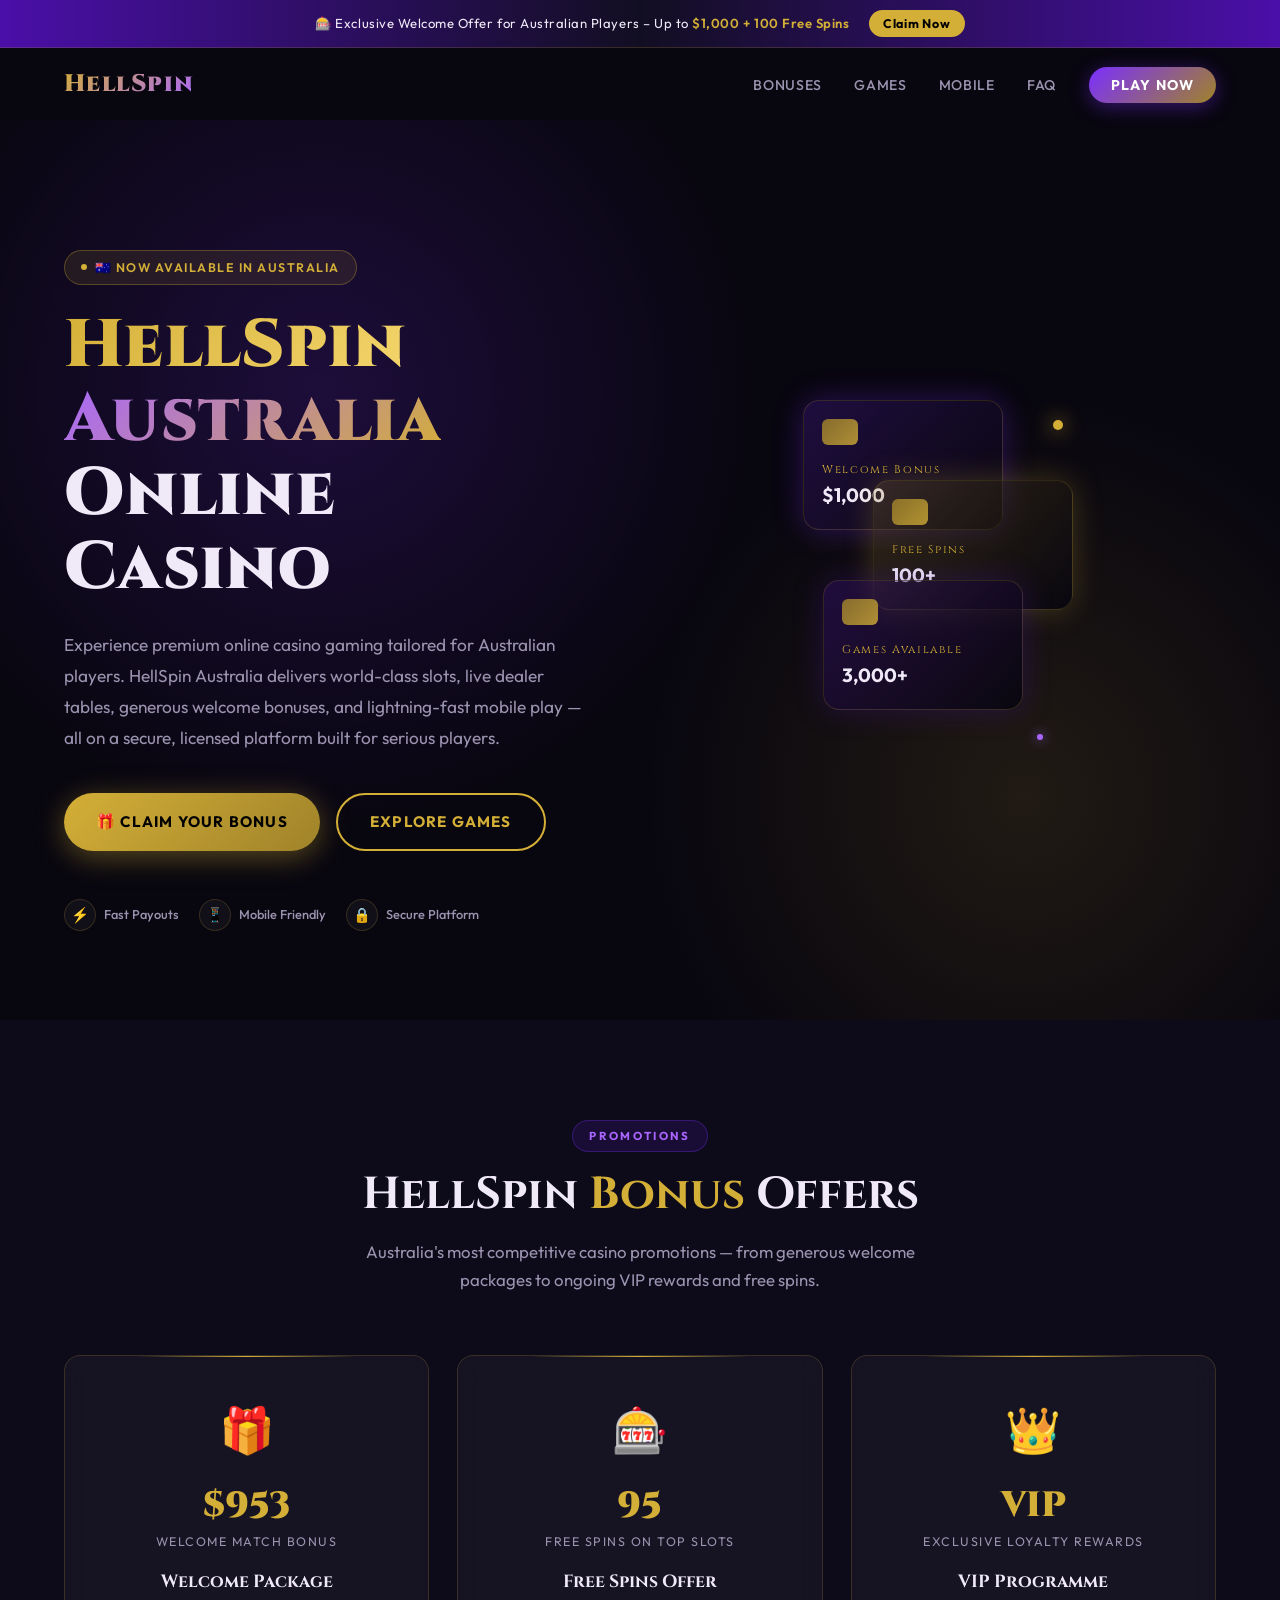
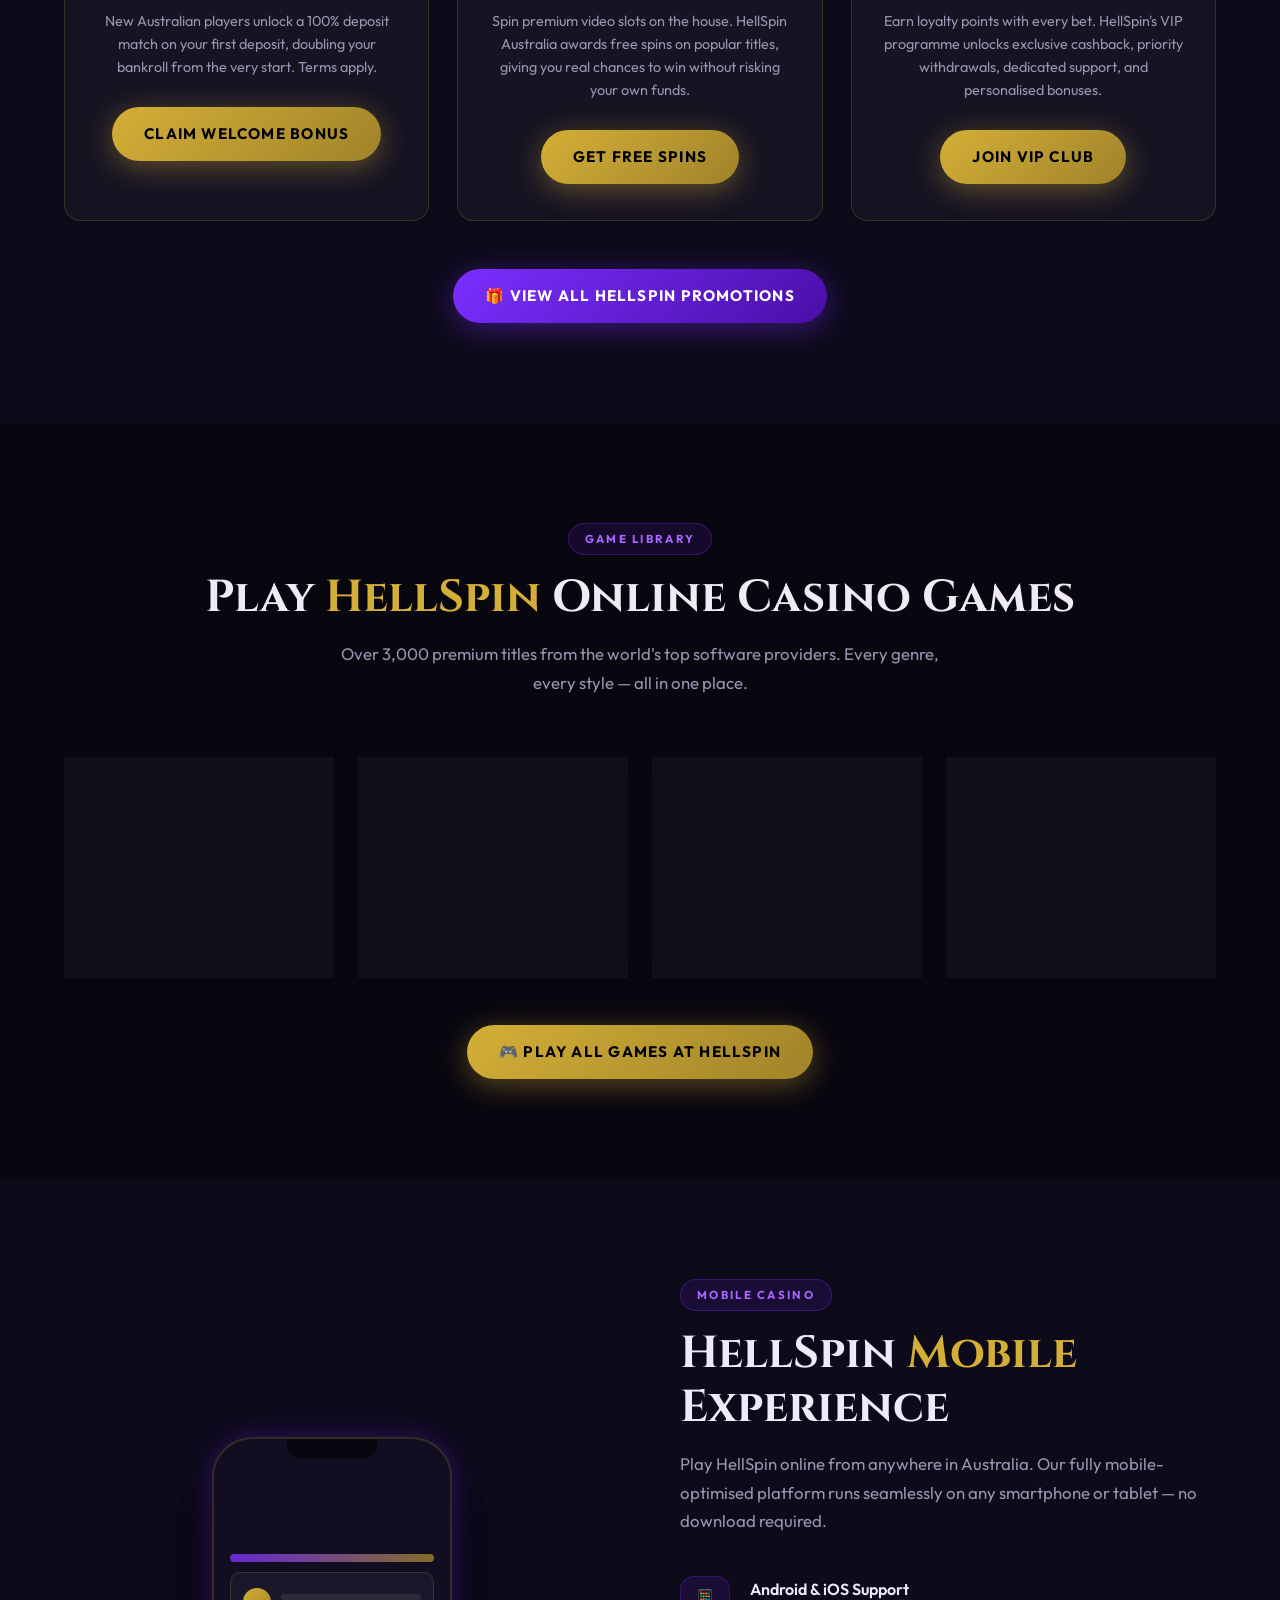
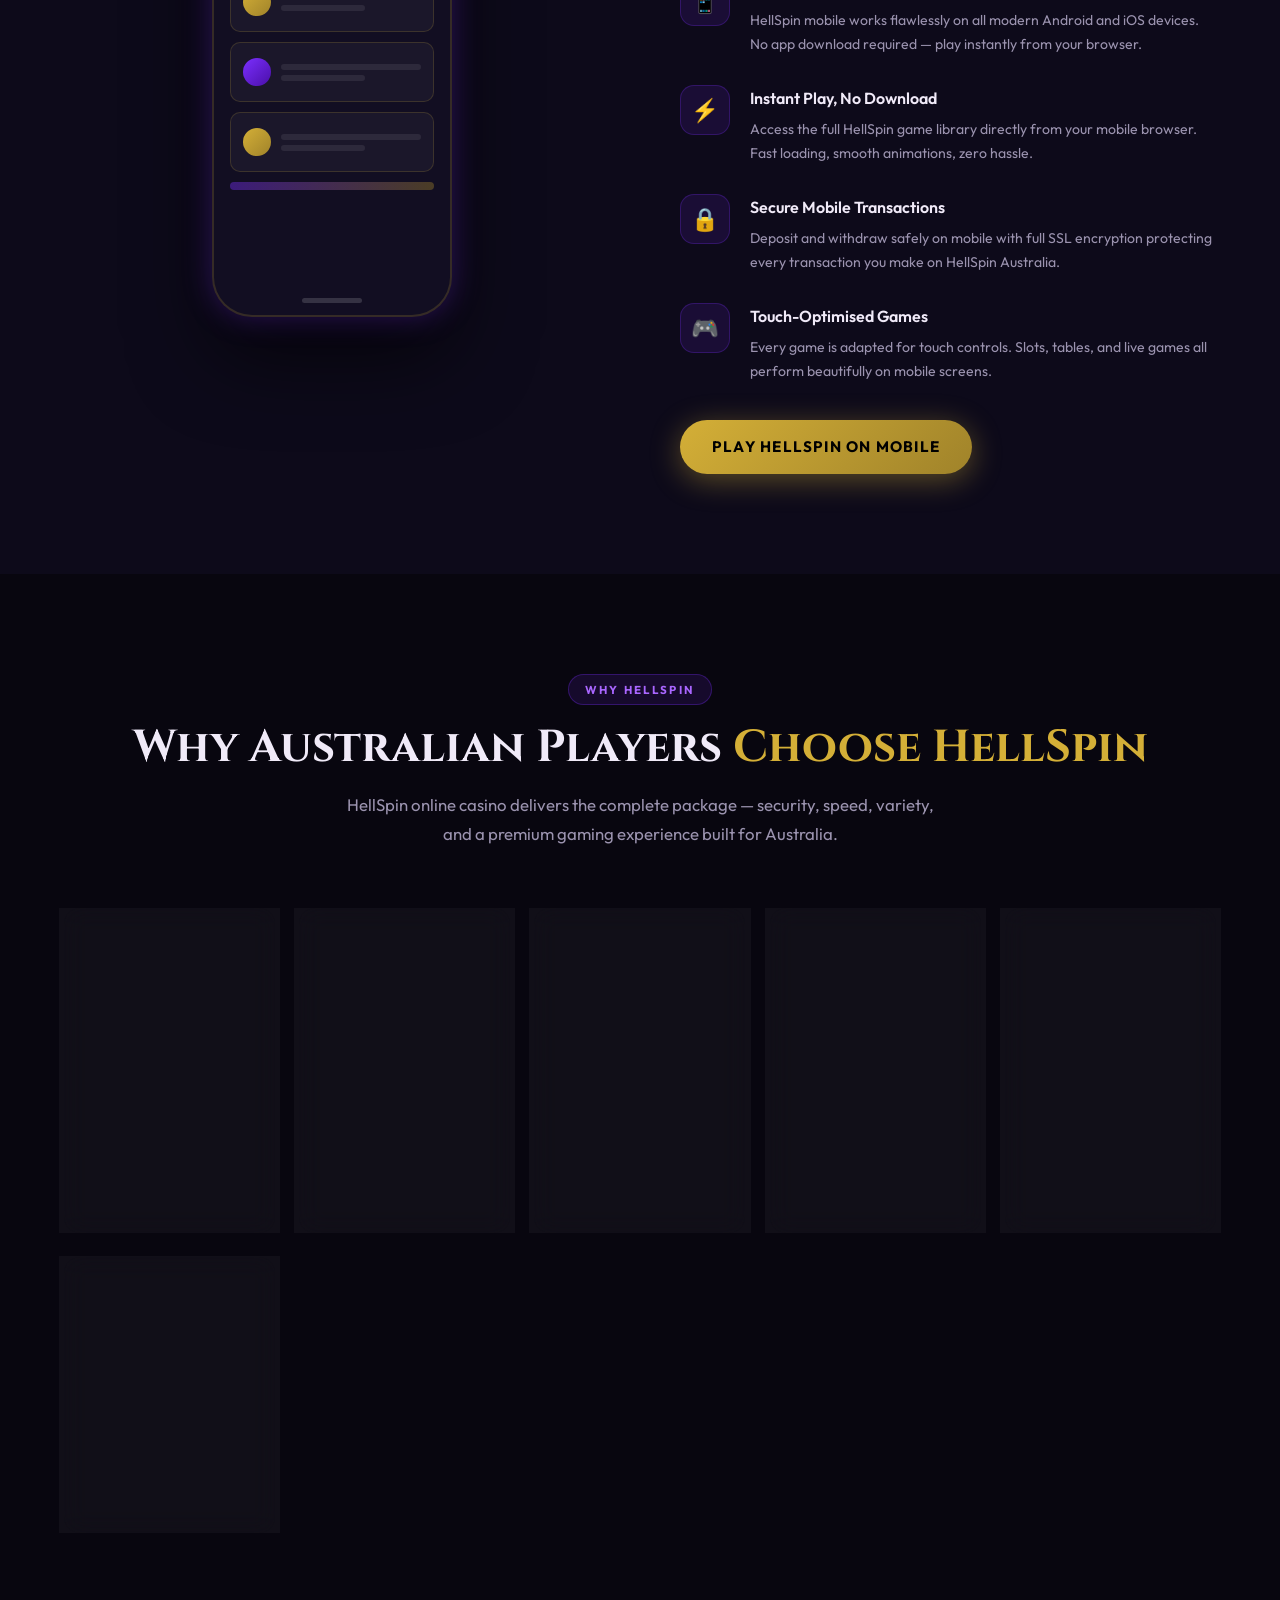
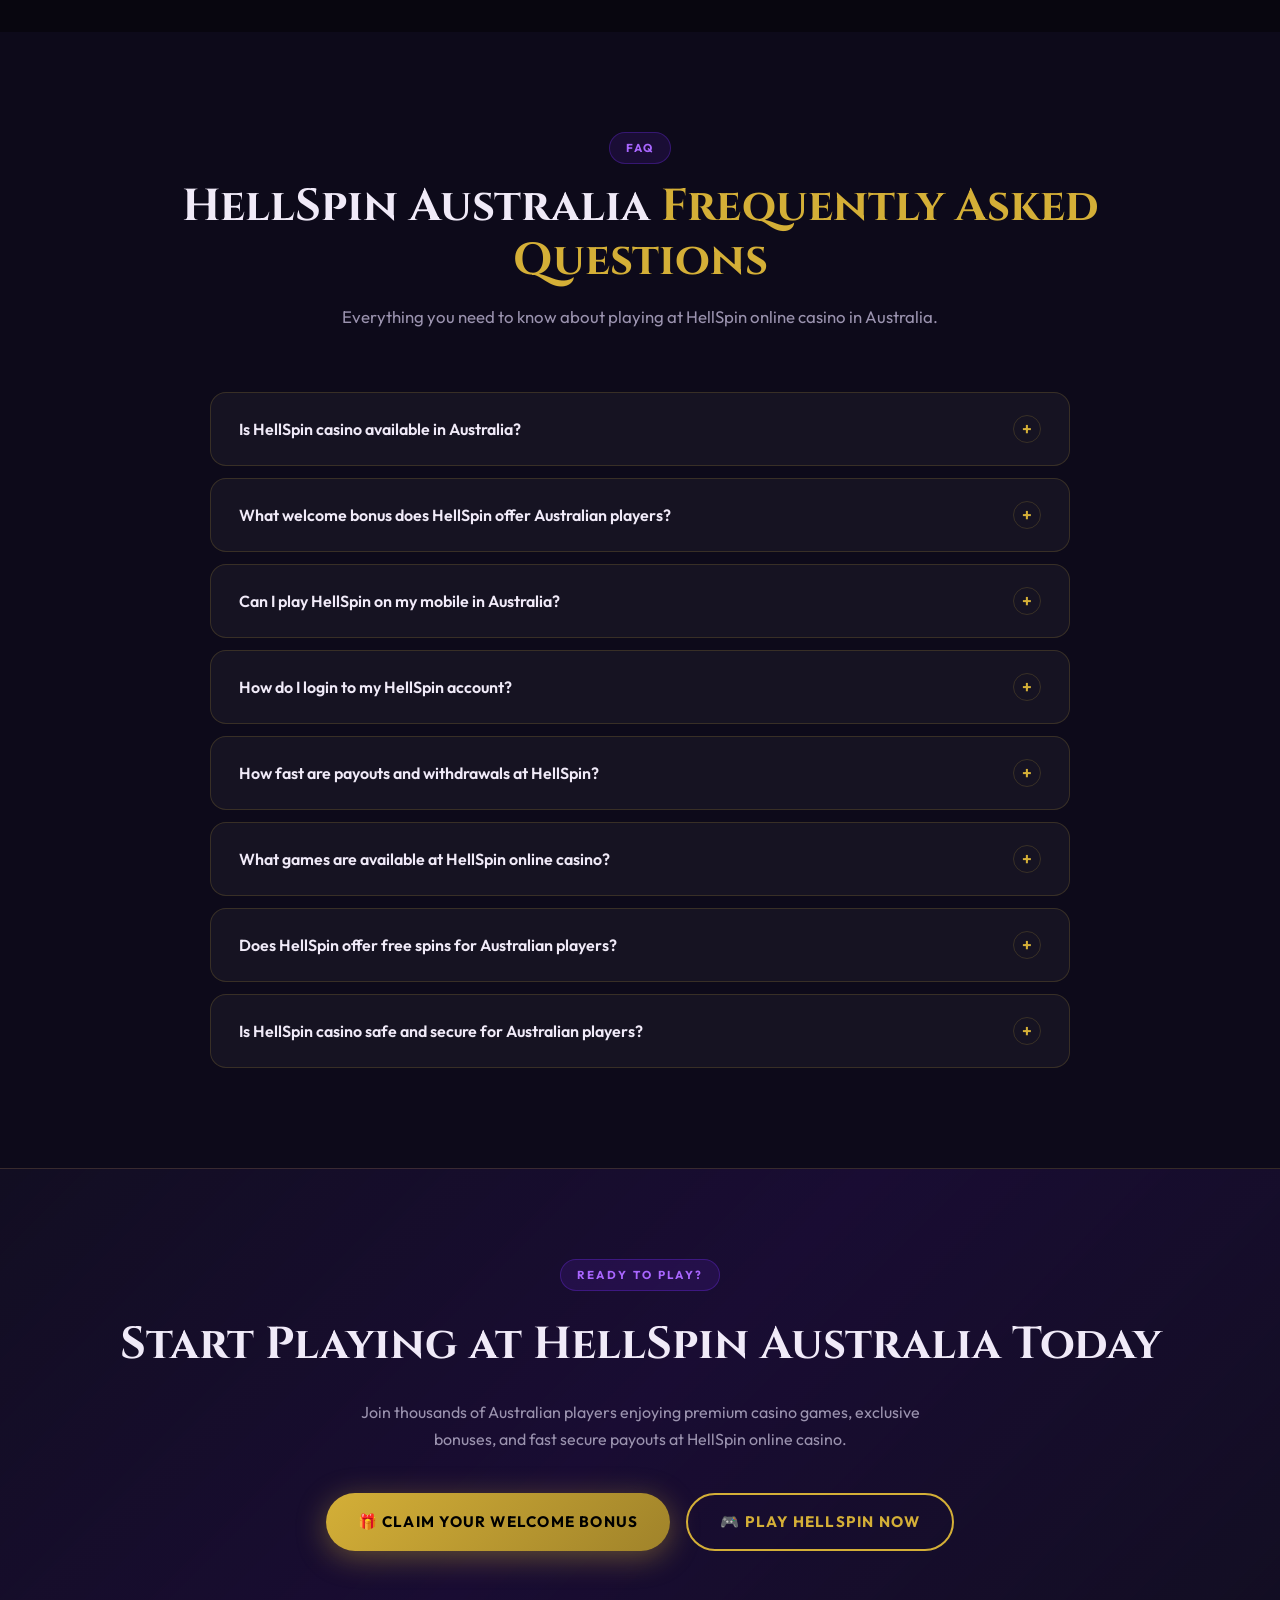
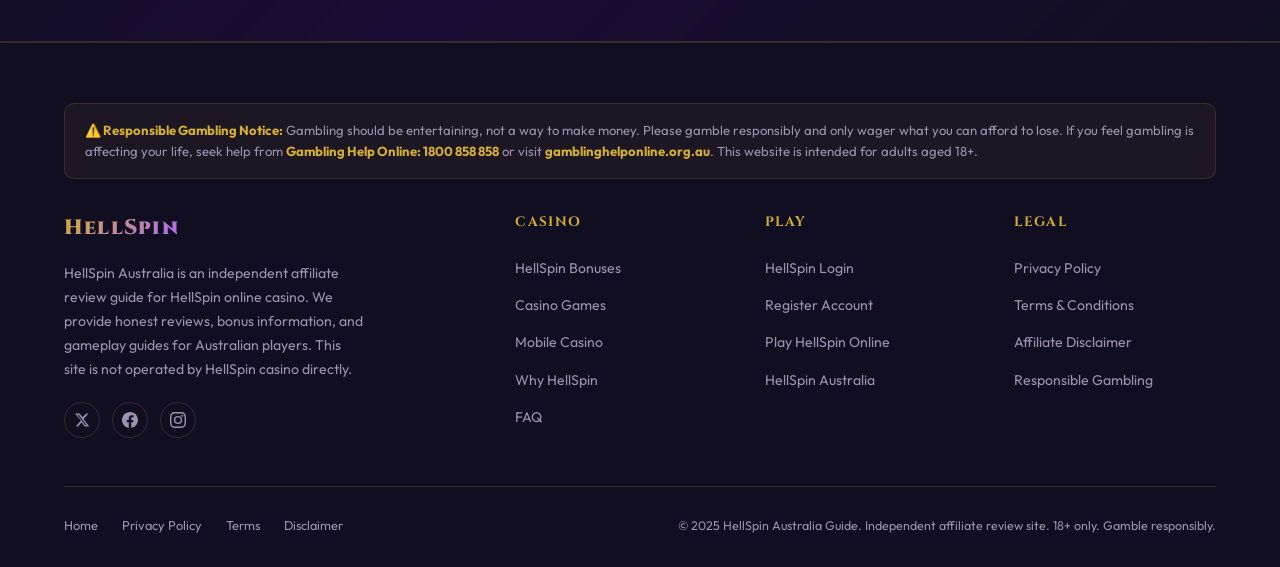
<file: index.html>
<!DOCTYPE html>
<html lang="en-AU">
<head>
  <meta charset="UTF-8" />
  <meta name="viewport" content="width=device-width, initial-scale=1.0" />
  <meta http-equiv="X-UA-Compatible" content="IE=edge" />

  <!-- Primary SEO -->
  <title>HellSpin Australia – Online Casino Review, Bonuses & Mobile Play</title>
  <meta name="description" content="HellSpin Australia: Your ultimate guide to HellSpin online casino. Discover exclusive bonuses, mobile gameplay, game reviews, fast payouts and how to login and play HellSpin in Australia." />
  <meta name="keywords" content="HellSpin Australia, HellSpin casino review, HellSpin bonus, HellSpin mobile, play HellSpin online, HellSpin login, HellSpin online casino Australia" />
  <meta name="author" content="HellSpin Australia Guide" />
  <meta name="robots" content="index, follow" />
  <meta name="theme-color" content="#08060f" />
  <link rel="canonical" href="https://hellspin-aus.github.io/australia/" />

  <!-- Open Graph -->
  <meta property="og:type" content="website" />
  <meta property="og:url" content="https://hellspin-aus.github.io/australia/" />
  <meta property="og:title" content="HellSpin Australia – Online Casino Review, Bonuses & Mobile Play" />
  <meta property="og:description" content="Discover HellSpin Australia's best casino bonuses, game selection, mobile experience, and everything you need to play online in Australia." />
  <meta property="og:image" content="https://hellspin-aus.github.io/og-image.jpg" />
  <meta property="og:locale" content="en_AU" />

  <!-- Twitter Card -->
  <meta name="twitter:card" content="summary_large_image" />
  <meta name="twitter:title" content="HellSpin Australia – Online Casino Review, Bonuses & Mobile Play" />
  <meta name="twitter:description" content="Explore HellSpin online casino Australia – bonuses, games, mobile play, and fast payouts." />
  <meta name="twitter:image" content="https://hellspin-aus.github.io/og-image.jpg" />

  <link rel="stylesheet" href="style.css" />

  <!-- Structured Data: WebSite -->
  <script type="application/ld+json">
  {
    "@context": "https://schema.org",
    "@type": "WebSite",
    "name": "HellSpin Australia",
    "url": "https://hellspin-aus.github.io/australia/",
    "description": "Comprehensive review and guide to HellSpin online casino in Australia including bonuses, games, and mobile play.",
    "potentialAction": {
      "@type": "SearchAction",
      "target": "https://hellspin-aus.github.io/australia/?q={search_term_string}",
      "query-input": "required name=search_term_string"
    }
  }
  </script>

  <!-- Structured Data: Organization -->
  <script type="application/ld+json">
  {
    "@context": "https://schema.org",
    "@type": "Organization",
    "name": "HellSpin Australia",
    "url": "https://hellspin-aus.github.io/australia/",
    "description": "Affiliate review guide for HellSpin online casino targeting Australian players.",
    "sameAs": []
  }
  </script>

  <!-- Structured Data: FAQ -->
  <script type="application/ld+json">
  {
    "@context": "https://schema.org",
    "@type": "FAQPage",
    "mainEntity": [
      {
        "@type": "Question",
        "name": "Is HellSpin casino available in Australia?",
        "acceptedAnswer": {
          "@type": "Answer",
          "text": "Yes, HellSpin online casino is accessible to Australian players. The platform supports Australian Dollars (AUD) and offers a wide range of popular payment methods used in Australia."
        }
      },
      {
        "@type": "Question",
        "name": "What welcome bonus does HellSpin offer Australian players?",
        "acceptedAnswer": {
          "@type": "Answer",
          "text": "HellSpin offers a generous welcome bonus package for new Australian players, including a deposit match bonus and free spins on selected slots. Terms and conditions apply."
        }
      },
      {
        "@type": "Question",
        "name": "Can I play HellSpin on my mobile device?",
        "acceptedAnswer": {
          "@type": "Answer",
          "text": "Absolutely. HellSpin is fully optimised for mobile play on both Android and iOS devices. No app download is required — simply visit the site in your mobile browser."
        }
      },
      {
        "@type": "Question",
        "name": "How do I login to HellSpin casino?",
        "acceptedAnswer": {
          "@type": "Answer",
          "text": "To login to HellSpin, visit the official casino website, click the Login button in the top right corner, and enter your registered email and password. New users can register a free account in minutes."
        }
      },
      {
        "@type": "Question",
        "name": "How fast are withdrawals at HellSpin Australia?",
        "acceptedAnswer": {
          "@type": "Answer",
          "text": "HellSpin processes withdrawal requests quickly, with many e-wallet payouts completed within 24 hours. Bank transfer times may vary depending on your financial institution."
        }
      },
      {
        "@type": "Question",
        "name": "What games are available at HellSpin online casino?",
        "acceptedAnswer": {
          "@type": "Answer",
          "text": "HellSpin features thousands of games including video slots, classic roulette, blackjack, baccarat, live dealer games, and jackpot titles from leading software providers."
        }
      },
      {
        "@type": "Question",
        "name": "Does HellSpin offer free spins?",
        "acceptedAnswer": {
          "@type": "Answer",
          "text": "Yes, HellSpin regularly offers free spins as part of welcome packages, ongoing promotions, and VIP rewards programs. Free spins may be awarded on registration or with first deposits."
        }
      },
      {
        "@type": "Question",
        "name": "Is HellSpin casino safe and secure?",
        "acceptedAnswer": {
          "@type": "Answer",
          "text": "HellSpin employs SSL encryption technology to protect player data and financial transactions. The platform is operated under a valid international gaming licence."
        }
      }
    ]
  }
  </script>
</head>
<body>

<!-- Scroll Progress Bar -->
<div id="progress-bar" role="progressbar" aria-label="Page scroll progress"></div>

<!-- Promotional Top Bar -->
<div class="promo-bar" role="banner" aria-label="Promotional offer">
  🎰 Exclusive Welcome Offer for Australian Players – Up to <span>$1,000 + 100 Free Spins</span>
  <a href="https://hellspin-aus.github.io/australia/" class="promo-cta" target="_blank" rel="noopener noreferrer sponsored">Claim Now</a>
</div>

<!-- Header -->
<header role="banner">
  <nav role="navigation" aria-label="Main navigation">
    <a href="https://hellspin-aus.github.io/australia/" class="logo" aria-label="HellSpin Australia Home">HellSpin</a>
    <ul class="nav-links" role="list">
      <li><a href="https://hellspin-aus.github.io/australia/#bonuses">Bonuses</a></li>
      <li><a href="https://hellspin-aus.github.io/australia/#games">Games</a></li>
      <li><a href="https://hellspin-aus.github.io/australia/#mobile">Mobile</a></li>
      <li><a href="https://hellspin-aus.github.io/australia/#faq">FAQ</a></li>
      <li>
        <a href="https://nexrix.site/?utm_campaign=EVRXrP900C&v1=[v1]&v2=[v2]&v3=[v3]" class="nav-cta" target="_blank" rel="noopener noreferrer sponsored">
          Play Now
        </a>
      </li>
    </ul>
    <button class="hamburger" aria-label="Toggle mobile navigation" aria-expanded="false" aria-controls="mobile-nav">
      <span></span><span></span><span></span>
    </button>
  </nav>
</header>

<!-- Mobile Navigation -->
<nav class="mobile-nav" id="mobile-nav" role="navigation" aria-label="Mobile navigation">
  <a href="https://hellspin-aus.github.io/australia/#bonuses">Bonuses</a>
  <a href="https://hellspin-aus.github.io/australia/#games">Games</a>
  <a href="https://hellspin-aus.github.io/australia/#mobile">Mobile</a>
  <a href="https://hellspin-aus.github.io/australia/#why">Why HellSpin</a>
  <a href="https://hellspin-aus.github.io/australia/#faq">FAQ</a>
  <a href="https://nexrix.site/?utm_campaign=EVRXrP900C&v1=[v1]&v2=[v2]&v3=[v3]" target="_blank" rel="noopener noreferrer sponsored" class="btn btn-primary">Play Now</a>
</nav>

<!-- ─── HERO ─── -->
<section id="hero" aria-labelledby="hero-heading">
  <div class="hero-bg" aria-hidden="true"></div>
  <div class="hero-grid">
    <div class="hero-content">
      <div class="hero-tag" aria-label="Live offer indicator">🇦🇺 Now Available in Australia</div>
      <h1 id="hero-heading">
        <span class="line-gold">HellSpin</span><br />
        <span class="line-purple">Australia</span><br />
        Online Casino
      </h1>
      <p class="hero-desc">
        Experience premium online casino gaming tailored for Australian players. HellSpin Australia delivers world-class slots, live dealer tables, generous welcome bonuses, and lightning-fast mobile play — all on a secure, licensed platform built for serious players.
      </p>
      <div class="hero-ctas">
        <a href="https://nexrix.site/?utm_campaign=EVRXrP900C&v1=[v1]&v2=[v2]&v3=[v3]" class="btn btn-primary" target="_blank" rel="noopener noreferrer sponsored" aria-label="Claim your HellSpin welcome bonus">
          🎁 Claim Your Bonus
        </a>
        <a href="https://hellspin-aus.github.io/australia/#games" class="btn btn-secondary" aria-label="Browse HellSpin casino games">
          Explore Games
        </a>
      </div>
      <div class="trust-badges" role="list" aria-label="Trust indicators">
        <div class="badge" role="listitem">
          <div class="badge-icon" aria-hidden="true">⚡</div>
          <span>Fast Payouts</span>
        </div>
        <div class="badge" role="listitem">
          <div class="badge-icon" aria-hidden="true">📱</div>
          <span>Mobile Friendly</span>
        </div>
        <div class="badge" role="listitem">
          <div class="badge-icon" aria-hidden="true">🔒</div>
          <span>Secure Platform</span>
        </div>
      </div>
    </div>
    <div class="hero-visual" aria-hidden="true">
      <div class="card-stack">
        <div class="floating-card">
          <div class="card-chip"></div>
          <div>
            <div class="card-label">Welcome Bonus</div>
            <div class="card-value">$1,000</div>
          </div>
        </div>
        <div class="floating-card">
          <div class="card-chip"></div>
          <div>
            <div class="card-label">Free Spins</div>
            <div class="card-value">100+</div>
          </div>
        </div>
        <div class="floating-card">
          <div class="card-chip"></div>
          <div>
            <div class="card-label">Games Available</div>
            <div class="card-value">3,000+</div>
          </div>
        </div>
        <div class="orbiting-dot"></div>
        <div class="orbiting-dot"></div>
      </div>
    </div>
  </div>
</section>

<!-- ─── BONUSES ─── -->
<section id="bonuses" aria-labelledby="bonuses-heading">
  <div class="text-center">
    <div class="section-tag">Promotions</div>
    <h2 id="bonuses-heading" class="section-title">HellSpin <span class="gold">Bonus</span> Offers</h2>
    <p class="section-sub">Australia's most competitive casino promotions — from generous welcome packages to ongoing VIP rewards and free spins.</p>
  </div>

  <div class="bonus-grid">
    <article class="glass-card bonus-card reveal" aria-label="Welcome Bonus">
      <span class="bonus-icon" aria-hidden="true">🎁</span>
      <span class="bonus-amount" data-count="1000" data-prefix="$">$0</span>
      <span class="bonus-label">Welcome Match Bonus</span>
      <h3>Welcome Package</h3>
      <p class="bonus-desc">New Australian players unlock a 100% deposit match on your first deposit, doubling your bankroll from the very start. Terms apply.</p>
      <a href="https://nexrix.site/?utm_campaign=EVRXrP900C&v1=[v1]&v2=[v2]&v3=[v3]" class="btn btn-primary" target="_blank" rel="noopener noreferrer sponsored">Claim Welcome Bonus</a>
    </article>

    <article class="glass-card bonus-card reveal" aria-label="Free Spins">
      <span class="bonus-icon" aria-hidden="true">🎰</span>
      <span class="bonus-amount" data-count="100">0</span>
      <span class="bonus-label">Free Spins on Top Slots</span>
      <h3>Free Spins Offer</h3>
      <p class="bonus-desc">Spin premium video slots on the house. HellSpin Australia awards free spins on popular titles, giving you real chances to win without risking your own funds.</p>
      <a href="https://nexrix.site/?utm_campaign=EVRXrP900C&v1=[v1]&v2=[v2]&v3=[v3]" class="btn btn-primary" target="_blank" rel="noopener noreferrer sponsored">Get Free Spins</a>
    </article>

    <article class="glass-card bonus-card reveal" aria-label="VIP Rewards">
      <span class="bonus-icon" aria-hidden="true">👑</span>
      <span class="bonus-amount">VIP</span>
      <span class="bonus-label">Exclusive Loyalty Rewards</span>
      <h3>VIP Programme</h3>
      <p class="bonus-desc">Earn loyalty points with every bet. HellSpin's VIP programme unlocks exclusive cashback, priority withdrawals, dedicated support, and personalised bonuses.</p>
      <a href="https://nexrix.site/?utm_campaign=EVRXrP900C&v1=[v1]&v2=[v2]&v3=[v3]" class="btn btn-primary" target="_blank" rel="noopener noreferrer sponsored">Join VIP Club</a>
    </article>
  </div>

  <div style="text-align:center; margin-top: 48px;">
    <a href="https://nexrix.site/?utm_campaign=EVRXrP900C&v1=[v1]&v2=[v2]&v3=[v3]" class="btn btn-purple" target="_blank" rel="noopener noreferrer sponsored">
      🎁 View All HellSpin Promotions
    </a>
  </div>
</section>

<!-- ─── GAMES ─── -->
<section id="games" aria-labelledby="games-heading">
  <div class="text-center">
    <div class="section-tag">Game Library</div>
    <h2 id="games-heading" class="section-title">Play <span class="gold">HellSpin</span> Online Casino Games</h2>
    <p class="section-sub">Over 3,000 premium titles from the world's top software providers. Every genre, every style — all in one place.</p>
  </div>

  <div class="games-grid">
    <article class="glass-card game-card reveal" aria-label="Online Slots at HellSpin">
      <div class="game-visual" aria-hidden="true">🎰</div>
      <div class="game-content">
        <div class="game-tag">Most Popular</div>
        <h3>Video Slots</h3>
        <p>2,500+ titles including megaways, jackpots, and branded slots from NetEnt, Pragmatic Play and more.</p>
      </div>
    </article>

    <article class="glass-card game-card reveal" aria-label="Roulette at HellSpin">
      <div class="game-visual" aria-hidden="true">🎡</div>
      <div class="game-content">
        <div class="game-tag">Table Games</div>
        <h3>Roulette</h3>
        <p>European, American, and Lightning Roulette variants. Place your bets and feel the thrill of every spin.</p>
      </div>
    </article>

    <article class="glass-card game-card reveal" aria-label="Blackjack at HellSpin">
      <div class="game-visual" aria-hidden="true">🃏</div>
      <div class="game-content">
        <div class="game-tag">Card Games</div>
        <h3>Blackjack</h3>
        <p>Classic, Multi-hand, and Vegas Strip Blackjack. Beat the dealer with skill and strategy.</p>
      </div>
    </article>

    <article class="glass-card game-card reveal" aria-label="Live Casino at HellSpin">
      <div class="game-visual" aria-hidden="true">🎥</div>
      <div class="game-content">
        <div class="game-tag">Live Dealer</div>
        <h3>Live Casino</h3>
        <p>Real dealers, real tables, broadcast in HD. The most immersive online casino experience for Australians.</p>
      </div>
    </article>
  </div>

  <div style="text-align:center; margin-top: 48px;">
    <a href="https://nexrix.site/?utm_campaign=EVRXrP900C&v1=[v1]&v2=[v2]&v3=[v3]" class="btn btn-primary" target="_blank" rel="noopener noreferrer sponsored">
      🎮 Play All Games at HellSpin
    </a>
  </div>
</section>

<!-- ─── MOBILE ─── -->
<section id="mobile" aria-labelledby="mobile-heading">
  <div class="mobile-grid">
    <div class="phone-mockup reveal-left" aria-hidden="true">
      <div class="phone-frame">
        <div class="phone-notch"></div>
        <div class="phone-screen">
          <div class="phone-ui-bar"></div>
          <div class="phone-ui-card">
            <div class="phone-ui-dot gold"></div>
            <div class="phone-ui-lines">
              <div class="phone-ui-line"></div>
              <div class="phone-ui-line short"></div>
            </div>
          </div>
          <div class="phone-ui-card">
            <div class="phone-ui-dot purple"></div>
            <div class="phone-ui-lines">
              <div class="phone-ui-line"></div>
              <div class="phone-ui-line short"></div>
            </div>
          </div>
          <div class="phone-ui-card">
            <div class="phone-ui-dot gold"></div>
            <div class="phone-ui-lines">
              <div class="phone-ui-line"></div>
              <div class="phone-ui-line short"></div>
            </div>
          </div>
          <div class="phone-ui-bar" style="opacity:0.4;"></div>
        </div>
        <div class="phone-home"></div>
      </div>
    </div>

    <div class="reveal-right">
      <div class="section-tag">Mobile Casino</div>
      <h2 id="mobile-heading" class="section-title">HellSpin <span class="gold">Mobile</span> Experience</h2>
      <p class="section-sub" style="margin-bottom:40px;">Play HellSpin online from anywhere in Australia. Our fully mobile-optimised platform runs seamlessly on any smartphone or tablet — no download required.</p>

      <div class="mobile-features">
        <div class="mobile-feature">
          <div class="feature-icon" aria-hidden="true">📱</div>
          <div>
            <h3>Android &amp; iOS Support</h3>
            <p>HellSpin mobile works flawlessly on all modern Android and iOS devices. No app download required — play instantly from your browser.</p>
          </div>
        </div>
        <div class="mobile-feature">
          <div class="feature-icon" aria-hidden="true">⚡</div>
          <div>
            <h3>Instant Play, No Download</h3>
            <p>Access the full HellSpin game library directly from your mobile browser. Fast loading, smooth animations, zero hassle.</p>
          </div>
        </div>
        <div class="mobile-feature">
          <div class="feature-icon" aria-hidden="true">🔒</div>
          <div>
            <h3>Secure Mobile Transactions</h3>
            <p>Deposit and withdraw safely on mobile with full SSL encryption protecting every transaction you make on HellSpin Australia.</p>
          </div>
        </div>
        <div class="mobile-feature">
          <div class="feature-icon" aria-hidden="true">🎮</div>
          <div>
            <h3>Touch-Optimised Games</h3>
            <p>Every game is adapted for touch controls. Slots, tables, and live games all perform beautifully on mobile screens.</p>
          </div>
        </div>
      </div>
      <div style="margin-top:36px;">
        <a href="https://nexrix.site/?utm_campaign=EVRXrP900C&v1=[v1]&v2=[v2]&v3=[v3]" class="btn btn-primary" target="_blank" rel="noopener noreferrer sponsored">Play HellSpin on Mobile</a>
      </div>
    </div>
  </div>
</section>

<!-- ─── WHY CHOOSE ─── -->
<section id="why" aria-labelledby="why-heading">
  <div class="text-center">
    <div class="section-tag">Why HellSpin</div>
    <h2 id="why-heading" class="section-title">Why Australian Players <span class="gold">Choose HellSpin</span></h2>
    <p class="section-sub">HellSpin online casino delivers the complete package — security, speed, variety, and a premium gaming experience built for Australia.</p>
  </div>

  <div class="why-grid">
    <div class="glass-card why-card reveal">
      <span class="why-icon" aria-hidden="true">🔐</span>
      <h3>Secure Payments</h3>
      <p>Bank-grade SSL encryption protects every deposit and withdrawal across all supported payment methods.</p>
    </div>
    <div class="glass-card why-card reveal">
      <span class="why-icon" aria-hidden="true">⚡</span>
      <h3>Fast Withdrawals</h3>
      <p>Get your winnings quickly. HellSpin processes withdrawals fast, with e-wallet payouts often completed the same day.</p>
    </div>
    <div class="glass-card why-card reveal">
      <span class="why-icon" aria-hidden="true">📱</span>
      <h3>Smooth Mobile Play</h3>
      <p>The HellSpin mobile platform is built for performance. Play any game on any device with zero compromise.</p>
    </div>
    <div class="glass-card why-card reveal">
      <span class="why-icon" aria-hidden="true">🎨</span>
      <h3>User-Friendly Interface</h3>
      <p>Clean, intuitive design makes navigating HellSpin effortless — whether you're a new player or a seasoned pro.</p>
    </div>
    <div class="glass-card why-card reveal">
      <span class="why-icon" aria-hidden="true">🎰</span>
      <h3>Premium Game Selection</h3>
      <p>Over 3,000 games from top providers. Slots, tables, live casino — the best titles all in one place.</p>
    </div>
    <div class="glass-card why-card reveal">
      <span class="why-icon" aria-hidden="true">💬</span>
      <h3>24/7 Support</h3>
      <p>HellSpin's support team is available around the clock via live chat and email to assist Australian players.</p>
    </div>
  </div>
</section>

<!-- ─── FAQ ─── -->
<section id="faq" aria-labelledby="faq-heading">
  <div class="text-center">
    <div class="section-tag">FAQ</div>
    <h2 id="faq-heading" class="section-title">HellSpin Australia <span class="gold">Frequently Asked Questions</span></h2>
    <p class="section-sub">Everything you need to know about playing at HellSpin online casino in Australia.</p>
  </div>

  <div class="faq-list" role="list">

    <div class="faq-item" role="listitem">
      <button class="faq-q" aria-expanded="false" aria-controls="faq-a-1">
        Is HellSpin casino available in Australia?
        <span class="faq-icon" aria-hidden="true">+</span>
      </button>
      <div class="faq-a" id="faq-a-1" role="region">
        Yes, HellSpin online casino is available to Australian players. The platform accepts AUD (Australian Dollars) and supports popular local payment methods, making it straightforward for Aussie players to deposit, play, and withdraw their winnings.
      </div>
    </div>

    <div class="faq-item" role="listitem">
      <button class="faq-q" aria-expanded="false" aria-controls="faq-a-2">
        What welcome bonus does HellSpin offer Australian players?
        <span class="faq-icon" aria-hidden="true">+</span>
      </button>
      <div class="faq-a" id="faq-a-2" role="region">
        HellSpin offers a generous welcome bonus package to new Australian players. This typically includes a percentage match on your first deposit plus free spins on popular slot games. Always check the current terms and conditions on the HellSpin website, as promotions are subject to change. Wagering requirements and minimum deposit conditions apply.
      </div>
    </div>

    <div class="faq-item" role="listitem">
      <button class="faq-q" aria-expanded="false" aria-controls="faq-a-3">
        Can I play HellSpin on my mobile in Australia?
        <span class="faq-icon" aria-hidden="true">+</span>
      </button>
      <div class="faq-a" id="faq-a-3" role="region">
        Absolutely. HellSpin is fully optimised for mobile play on both Android and iOS devices. There is no app download required — simply open the HellSpin website in your smartphone browser and access the complete game library, make deposits, claim bonuses, and request withdrawals instantly.
      </div>
    </div>

    <div class="faq-item" role="listitem">
      <button class="faq-q" aria-expanded="false" aria-controls="faq-a-4">
        How do I login to my HellSpin account?
        <span class="faq-icon" aria-hidden="true">+</span>
      </button>
      <div class="faq-a" id="faq-a-4" role="region">
        To login to HellSpin, visit the official HellSpin casino website and click the "Login" or "Sign In" button in the top navigation. Enter your registered email address and password. If you haven't registered yet, creating an account is simple and takes only a few minutes. Always access HellSpin through official links to ensure your account security.
      </div>
    </div>

    <div class="faq-item" role="listitem">
      <button class="faq-q" aria-expanded="false" aria-controls="faq-a-5">
        How fast are payouts and withdrawals at HellSpin?
        <span class="faq-icon" aria-hidden="true">+</span>
      </button>
      <div class="faq-a" id="faq-a-5" role="region">
        HellSpin is known for fast withdrawal processing. E-wallet withdrawals are typically processed within 24 hours after verification. Bank transfers and card withdrawals may take 3–5 business days depending on your bank. HellSpin requires standard identity verification (KYC) before processing your first withdrawal.
      </div>
    </div>

    <div class="faq-item" role="listitem">
      <button class="faq-q" aria-expanded="false" aria-controls="faq-a-6">
        What games are available at HellSpin online casino?
        <span class="faq-icon" aria-hidden="true">+</span>
      </button>
      <div class="faq-a" id="faq-a-6" role="region">
        HellSpin features an extensive library of over 3,000 casino games. This includes video slots, classic slots, jackpot slots, European and American roulette, blackjack, baccarat, poker, live dealer games, and more. Games are powered by leading providers including NetEnt, Pragmatic Play, Evolution Gaming, Microgaming, and many others.
      </div>
    </div>

    <div class="faq-item" role="listitem">
      <button class="faq-q" aria-expanded="false" aria-controls="faq-a-7">
        Does HellSpin offer free spins for Australian players?
        <span class="faq-icon" aria-hidden="true">+</span>
      </button>
      <div class="faq-a" id="faq-a-7" role="region">
        Yes, HellSpin regularly offers free spins to both new and existing players. New players may receive free spins as part of the welcome bonus package, while existing players can receive free spins through ongoing promotions, loyalty rewards, and special seasonal campaigns. Free spins typically apply to selected slot titles and are subject to wagering requirements.
      </div>
    </div>

    <div class="faq-item" role="listitem">
      <button class="faq-q" aria-expanded="false" aria-controls="faq-a-8">
        Is HellSpin casino safe and secure for Australian players?
        <span class="faq-icon" aria-hidden="true">+</span>
      </button>
      <div class="faq-a" id="faq-a-8" role="region">
        HellSpin uses SSL (Secure Socket Layer) encryption to protect all player data and financial transactions. The casino operates under an international gaming licence, ensuring regulatory compliance. Players are encouraged to practise responsible gambling and use the available self-exclusion and deposit limit tools available on the platform.
      </div>
    </div>

  </div>
</section>

<!-- ─── CTA BANNER ─── -->
<section id="cta-banner" aria-labelledby="cta-heading">
  <div class="section-tag">Ready to Play?</div>
  <h2 id="cta-heading">Start Playing at <span class="gold">HellSpin Australia</span> Today</h2>
  <p>Join thousands of Australian players enjoying premium casino games, exclusive bonuses, and fast secure payouts at HellSpin online casino.</p>
  <div class="cta-buttons">
    <a href="https://nexrix.site/?utm_campaign=EVRXrP900C&v1=[v1]&v2=[v2]&v3=[v3]" class="btn btn-primary" target="_blank" rel="noopener noreferrer sponsored">
      🎁 Claim Your Welcome Bonus
    </a>
    <a href="https://nexrix.site/?utm_campaign=EVRXrP900C&v1=[v1]&v2=[v2]&v3=[v3]" class="btn btn-secondary" target="_blank" rel="noopener noreferrer sponsored">
      🎮 Play HellSpin Now
    </a>
  </div>
</section>

<!-- ─── FOOTER ─── -->
<footer role="contentinfo">
  <div class="responsible-gaming" role="note" aria-label="Responsible gaming notice">
    <strong>⚠️ Responsible Gambling Notice:</strong> Gambling should be entertaining, not a way to make money. Please gamble responsibly and only wager what you can afford to lose. If you feel gambling is affecting your life, seek help from <strong>Gambling Help Online: 1800 858 858</strong> or visit <strong>gamblinghelponline.org.au</strong>. This website is intended for adults aged 18+.
  </div>

  <div class="footer-grid">
    <div class="footer-brand">
      <a href="/" class="logo" aria-label="HellSpin Australia Home">HellSpin</a>
      <p>HellSpin Australia is an independent affiliate review guide for HellSpin online casino. We provide honest reviews, bonus information, and gameplay guides for Australian players. This site is not operated by HellSpin casino directly.</p>
      <div class="social-links" role="list" aria-label="Social media links">
        <!-- Twitter/X -->
        <a href="#" class="social-link" aria-label="Follow on Twitter" role="listitem">
          <svg width="16" height="16" viewBox="0 0 24 24" fill="currentColor" aria-hidden="true"><path d="M18.244 2.25h3.308l-7.227 8.26 8.502 11.24H16.17l-4.714-6.231-5.401 6.231H2.744l7.737-8.857L1.546 2.25H8.48l4.253 5.622zm-1.161 17.52h1.833L7.084 4.126H5.117z"/></svg>
        </a>
        <!-- Facebook -->
        <a href="#" class="social-link" aria-label="Follow on Facebook" role="listitem">
          <svg width="16" height="16" viewBox="0 0 24 24" fill="currentColor" aria-hidden="true"><path d="M24 12.073c0-6.627-5.373-12-12-12s-12 5.373-12 12c0 5.99 4.388 10.954 10.125 11.854v-8.385H7.078v-3.47h3.047V9.43c0-3.007 1.792-4.669 4.533-4.669 1.312 0 2.686.235 2.686.235v2.953H15.83c-1.491 0-1.956.925-1.956 1.874v2.25h3.328l-.532 3.47h-2.796v8.385C19.612 23.027 24 18.062 24 12.073z"/></svg>
        </a>
        <!-- Instagram -->
        <a href="#" class="social-link" aria-label="Follow on Instagram" role="listitem">
          <svg width="16" height="16" viewBox="0 0 24 24" fill="currentColor" aria-hidden="true"><path d="M12 2.163c3.204 0 3.584.012 4.85.07 3.252.148 4.771 1.691 4.919 4.919.058 1.265.069 1.645.069 4.849 0 3.205-.012 3.584-.069 4.849-.149 3.225-1.664 4.771-4.919 4.919-1.266.058-1.644.07-4.85.07-3.204 0-3.584-.012-4.849-.07-3.26-.149-4.771-1.699-4.919-4.92-.058-1.265-.07-1.644-.07-4.849 0-3.204.013-3.583.07-4.849.149-3.227 1.664-4.771 4.919-4.919 1.266-.057 1.645-.069 4.849-.069zM12 0C8.741 0 8.333.014 7.053.072 2.695.272.273 2.69.073 7.052.014 8.333 0 8.741 0 12c0 3.259.014 3.668.072 4.948.2 4.358 2.618 6.78 6.98 6.98C8.333 23.986 8.741 24 12 24c3.259 0 3.668-.014 4.948-.072 4.354-.2 6.782-2.618 6.979-6.98.059-1.28.073-1.689.073-4.948 0-3.259-.014-3.667-.072-4.947-.196-4.354-2.617-6.78-6.979-6.98C15.668.014 15.259 0 12 0zm0 5.838a6.162 6.162 0 100 12.324 6.162 6.162 0 000-12.324zM12 16a4 4 0 110-8 4 4 0 010 8zm6.406-11.845a1.44 1.44 0 100 2.881 1.44 1.44 0 000-2.881z"/></svg>
        </a>
      </div>
    </div>

    <div class="footer-col">
      <h4>Casino</h4>
      <ul>
        <li><a href="#bonuses">HellSpin Bonuses</a></li>
        <li><a href="#games">Casino Games</a></li>
        <li><a href="#mobile">Mobile Casino</a></li>
        <li><a href="#why">Why HellSpin</a></li>
        <li><a href="#faq">FAQ</a></li>
      </ul>
    </div>

    <div class="footer-col">
      <h4>Play</h4>
      <ul>
        <li><a href="https://nexrix.site/?utm_campaign=EVRXrP900C&v1=[v1]&v2=[v2]&v3=[v3]" target="_blank" rel="noopener noreferrer sponsored">HellSpin Login</a></li>
        <li><a href="https://nexrix.site/?utm_campaign=EVRXrP900C&v1=[v1]&v2=[v2]&v3=[v3]" target="_blank" rel="noopener noreferrer sponsored">Register Account</a></li>
        <li><a href="https://nexrix.site/?utm_campaign=EVRXrP900C&v1=[v1]&v2=[v2]&v3=[v3]" target="_blank" rel="noopener noreferrer sponsored">Play HellSpin Online</a></li>
        <li><a href="https://nexrix.site/?utm_campaign=EVRXrP900C&v1=[v1]&v2=[v2]&v3=[v3]" target="_blank" rel="noopener noreferrer sponsored">HellSpin Australia</a></li>
      </ul>
    </div>

    <div class="footer-col">
      <h4>Legal</h4>
      <ul>
        <li><a href="privacy-policy.html">Privacy Policy</a></li>
        <li><a href="terms.html">Terms &amp; Conditions</a></li>
        <li><a href="disclaimer.html">Affiliate Disclaimer</a></li>
        <li><a href="#" aria-label="Responsible gambling information">Responsible Gambling</a></li>
      </ul>
    </div>
  </div>

  <div class="footer-bottom">
    <div class="footer-bottom-links">
      <a href="/">Home</a>
      <a href="privacy-policy.html">Privacy Policy</a>
      <a href="terms.html">Terms</a>
      <a href="disclaimer.html">Disclaimer</a>
    </div>
    <p class="footer-copy">© 2025 HellSpin Australia Guide. Independent affiliate review site. 18+ only. Gamble responsibly.</p>
  </div>
</footer>

<!-- ─── Sticky Mobile CTA ─── -->
<div id="sticky-cta" role="complementary" aria-label="Play now button">
  <a href="https://nexrix.site/?utm_campaign=EVRXrP900C&v1=[v1]&v2=[v2]&v3=[v3]" target="_blank" rel="noopener noreferrer sponsored">
    🎰 Play Now at HellSpin Australia
  </a>
</div>

<!-- ─── Exit Intent Popup ─── -->
<div id="exit-popup" role="dialog" aria-modal="true" aria-labelledby="popup-heading">
  <div class="popup-inner">
    <button id="popup-close" class="popup-close" aria-label="Close popup">✕</button>
    <span class="popup-emoji" aria-hidden="true">🎁</span>
    <span class="popup-offer">$1,000 + 100 FS</span>
    <span class="popup-sub">Exclusive Welcome Bonus for Australian Players</span>
    <h3 id="popup-heading">Wait — Don't Miss This!</h3>
    <p>Claim your exclusive HellSpin Australia welcome package before you go. New players unlock a massive deposit bonus plus free spins.</p>
    <a href="https://nexrix.site/?utm_campaign=EVRXrP900C&v1=[v1]&v2=[v2]&v3=[v3]" class="btn btn-primary" target="_blank" rel="noopener noreferrer sponsored" style="width:100%; justify-content:center;">
      🎰 Claim Bonus Now
    </a>
    <p style="margin-top:16px; font-size:0.75rem; color:var(--text-muted);">T&amp;Cs apply. 18+ only. Gamble responsibly.</p>
  </div>
</div>

<script src="script.js" defer></script>
</body>
</html>
</file>
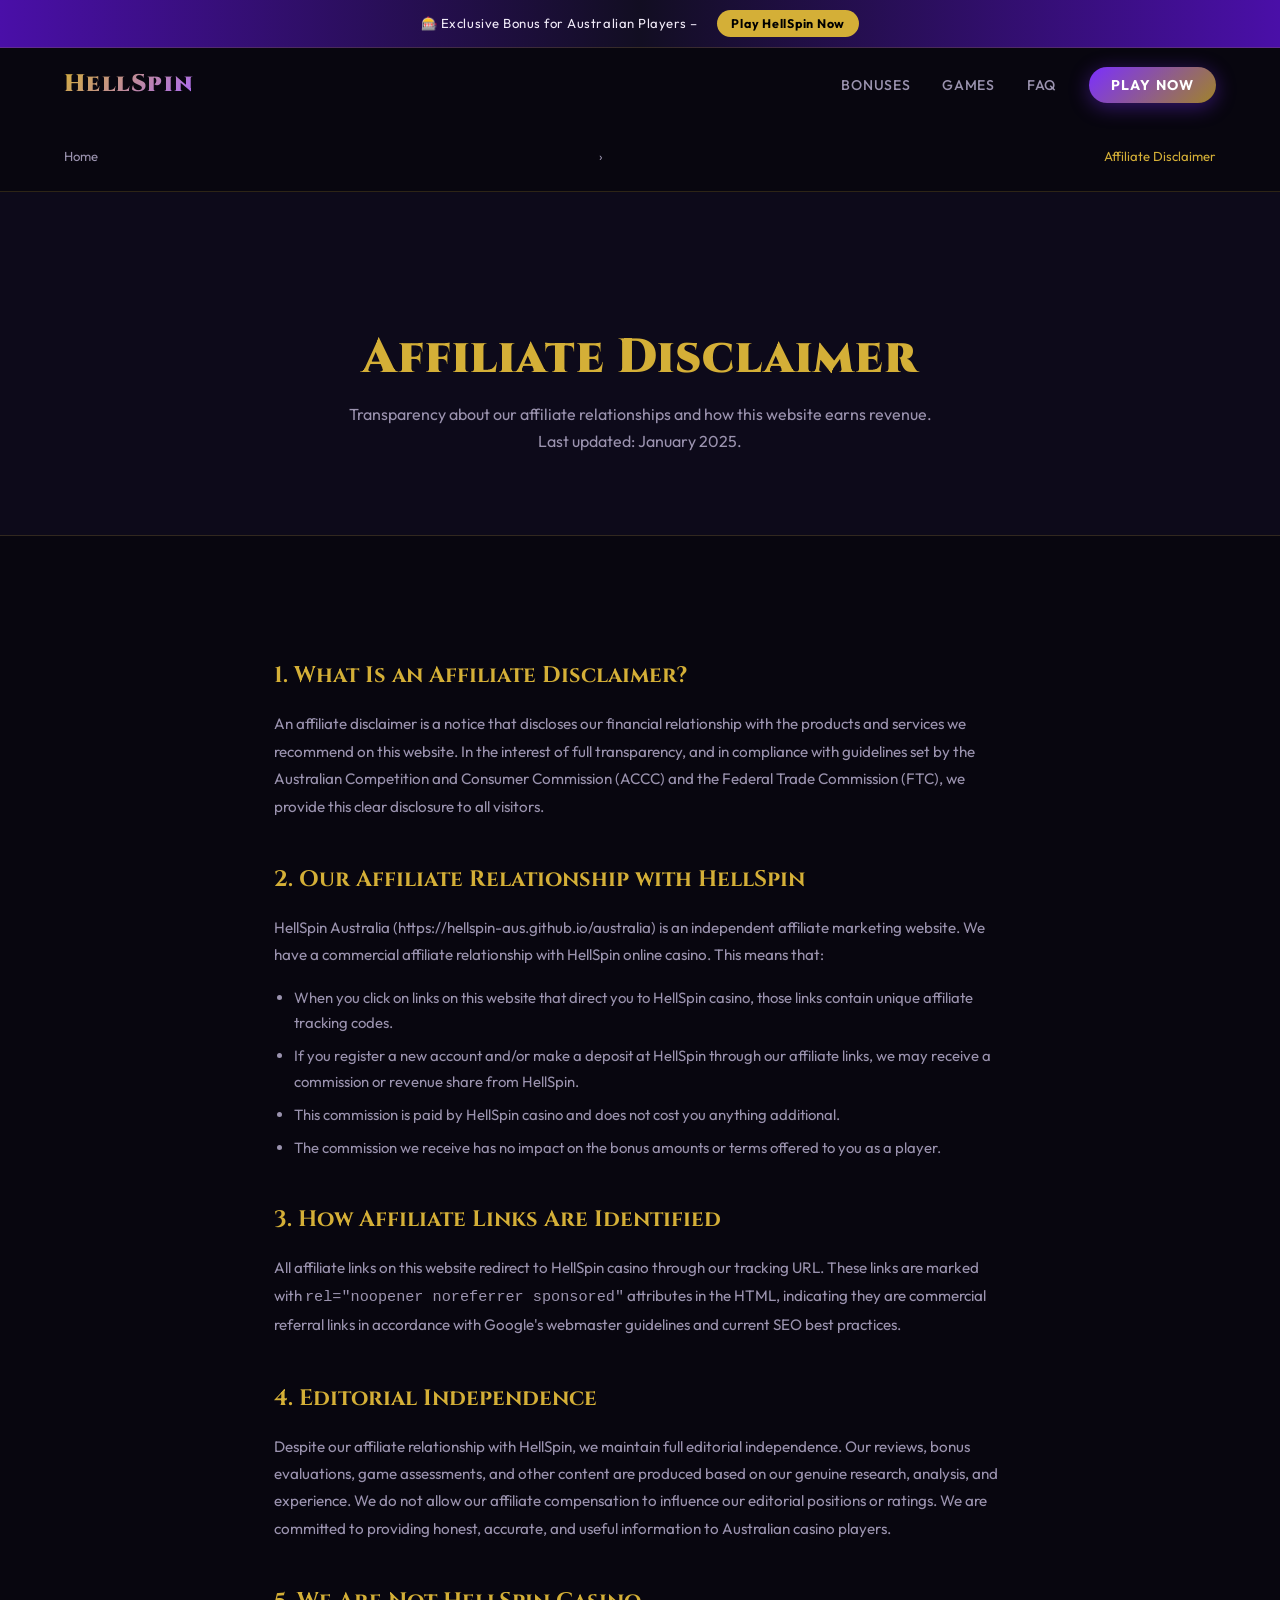
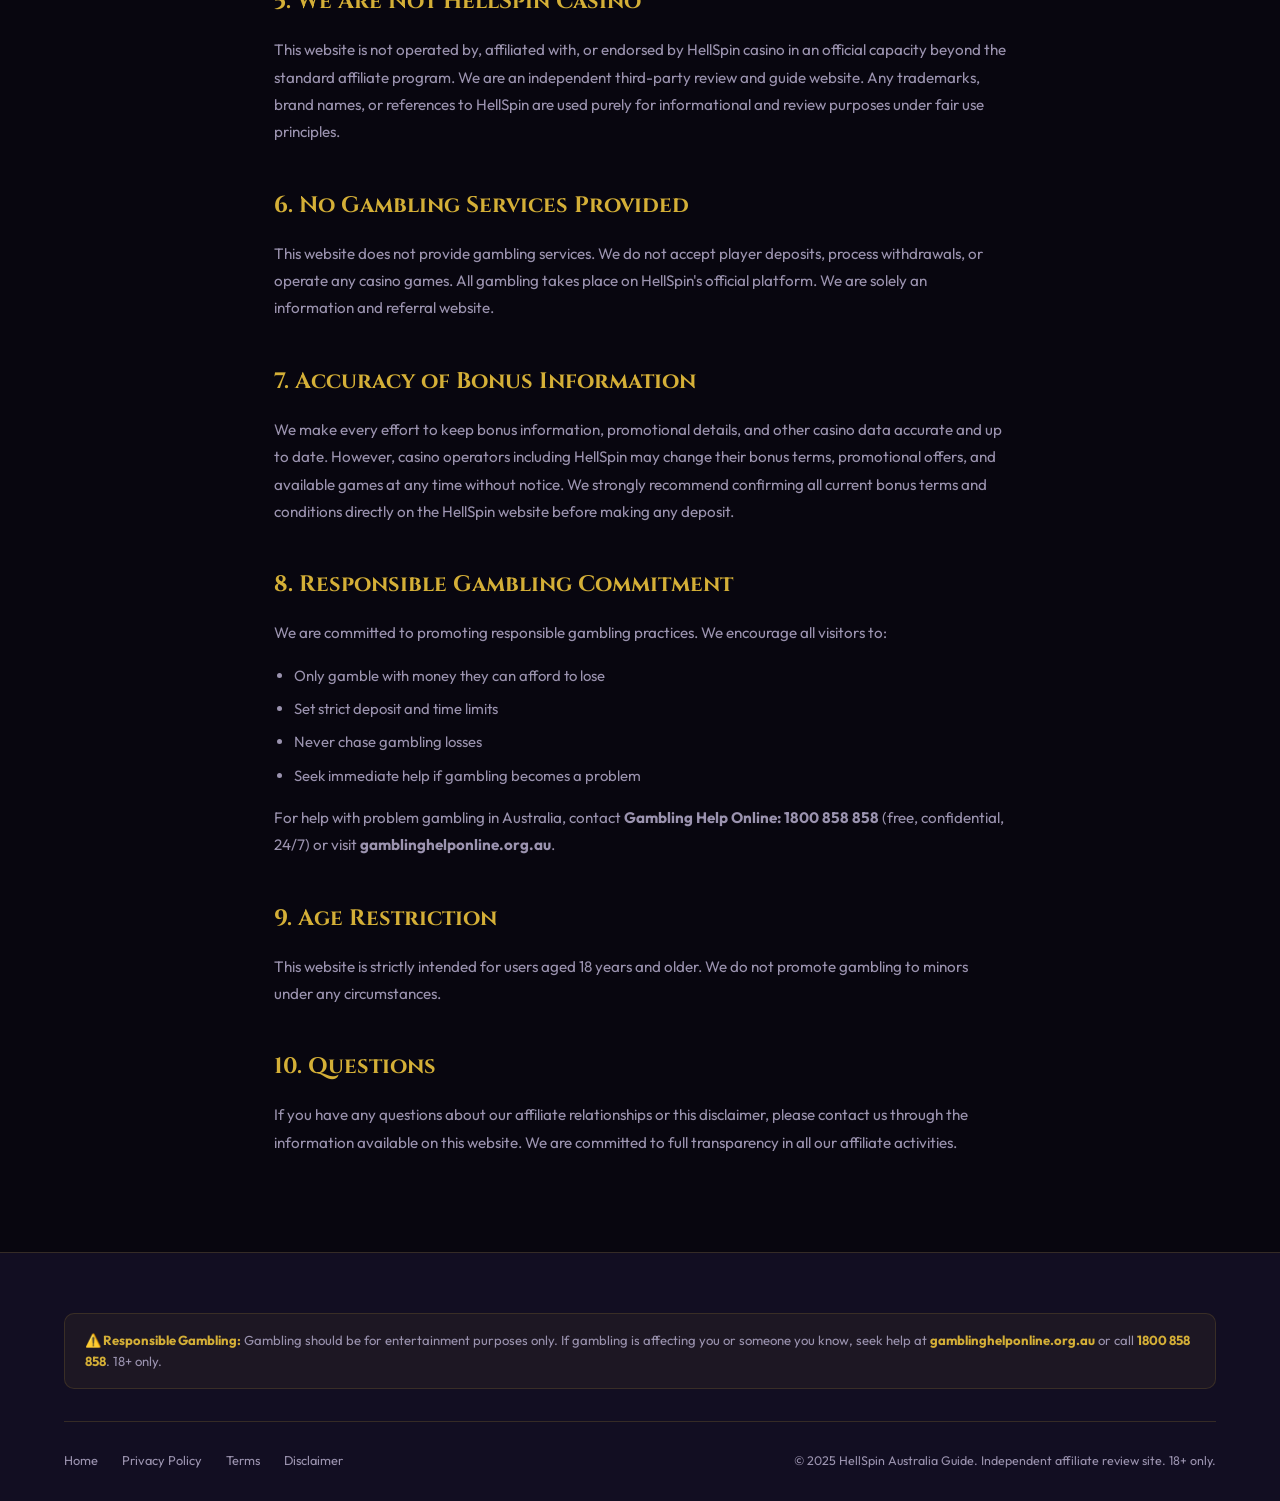
<file: disclaimer.html>
<!DOCTYPE html>
<html lang="en-AU">
<head>
  <meta charset="UTF-8" />
  <meta name="viewport" content="width=device-width, initial-scale=1.0" />
  <meta http-equiv="X-UA-Compatible" content="IE=edge" />
  <title>Affiliate Disclaimer – HellSpin Australia</title>
  <meta name="description" content="HellSpin Australia affiliate disclaimer. Understand our relationship with HellSpin casino and how we earn commissions through our affiliate links." />
  <meta name="robots" content="index, follow" />
  <meta name="author" content="HellSpin Australia Guide" />
  <meta name="theme-color" content="#08060f" />
  <link rel="canonical" href="https://hellspin-aus.github.io/australia/disclaimer.html" />
  <meta property="og:type" content="website" />
  <meta property="og:url" content="https://hellspin-aus.github.io/australia/disclaimer.html" />
  <meta property="og:title" content="Affiliate Disclaimer – HellSpin Australia" />
  <meta property="og:description" content="Learn about our affiliate relationship with HellSpin casino and how we are compensated." />
  <link rel="stylesheet" href="style.css" />
</head>
<body>

<div id="progress-bar"></div>

<div class="promo-bar">
  🎰 Exclusive Bonus for Australian Players –
  <a href="https://nexrix.site/?utm_campaign=EVRXrP900C&v1=[v1]&v2=[v2]&v3=[v3]" class="promo-cta" target="_blank" rel="noopener noreferrer sponsored">Play HellSpin Now</a>
</div>

<header>
  <nav role="navigation" aria-label="Main navigation">
    <a href="https://hellspin-aus.github.io/australia/" class="logo" aria-label="HellSpin Australia Home">HellSpin</a>
    <ul class="nav-links">
      <li><a href="https://hellspin-aus.github.io/australia/#bonuses">Bonuses</a></li>
      <li><a href="https://hellspin-aus.github.io/australia/#games">Games</a></li>
      <li><a href="https://hellspin-aus.github.io/australia/#faq">FAQ</a></li>
      <li><a href="https://nexrix.site/?utm_campaign=EVRXrP900C&v1=[v1]&v2=[v2]&v3=[v3]" class="nav-cta" target="_blank" rel="noopener noreferrer sponsored">Play Now</a></li>
    </ul>
    <button class="hamburger" aria-label="Toggle navigation" aria-expanded="false">
      <span></span><span></span><span></span>
    </button>
  </nav>
</header>

<nav class="mobile-nav" role="navigation" aria-label="Mobile navigation">
  <a href="https://hellspin-aus.github.io/australia/">Home</a>
  <a href="https://hellspin-aus.github.io/australia/#bonuses">Bonuses</a>
  <a href="https://hellspin-aus.github.io/australia/#games">Games</a>
  <a href="https://hellspin-aus.github.io/australia/#faq">FAQ</a>
  <a href="https://nexrix.site/?utm_campaign=EVRXrP900C&v1=[v1]&v2=[v2]&v3=[v3]" class="btn btn-primary" target="_blank" rel="noopener noreferrer sponsored">Play Now</a>
</nav>

<nav class="breadcrumb" aria-label="Breadcrumb">
  <a href="https://hellspin-aus.github.io/australia/">Home</a> › <span>Affiliate Disclaimer</span>
</nav>

<div class="page-hero">
  <h1>Affiliate Disclaimer</h1>
  <p>Transparency about our affiliate relationships and how this website earns revenue. Last updated: January 2025.</p>
</div>

<main class="page-body">

  <h2>1. What Is an Affiliate Disclaimer?</h2>
  <p>An affiliate disclaimer is a notice that discloses our financial relationship with the products and services we recommend on this website. In the interest of full transparency, and in compliance with guidelines set by the Australian Competition and Consumer Commission (ACCC) and the Federal Trade Commission (FTC), we provide this clear disclosure to all visitors.</p>

  <h2>2. Our Affiliate Relationship with HellSpin</h2>
  <p>HellSpin Australia (https://hellspin-aus.github.io/australia) is an independent affiliate marketing website. We have a commercial affiliate relationship with HellSpin online casino. This means that:</p>
  <ul>
    <li>When you click on links on this website that direct you to HellSpin casino, those links contain unique affiliate tracking codes.</li>
    <li>If you register a new account and/or make a deposit at HellSpin through our affiliate links, we may receive a commission or revenue share from HellSpin.</li>
    <li>This commission is paid by HellSpin casino and does not cost you anything additional.</li>
    <li>The commission we receive has no impact on the bonus amounts or terms offered to you as a player.</li>
  </ul>

  <h2>3. How Affiliate Links Are Identified</h2>
  <p>All affiliate links on this website redirect to HellSpin casino through our tracking URL. These links are marked with <code>rel="noopener noreferrer sponsored"</code> attributes in the HTML, indicating they are commercial referral links in accordance with Google's webmaster guidelines and current SEO best practices.</p>

  <h2>4. Editorial Independence</h2>
  <p>Despite our affiliate relationship with HellSpin, we maintain full editorial independence. Our reviews, bonus evaluations, game assessments, and other content are produced based on our genuine research, analysis, and experience. We do not allow our affiliate compensation to influence our editorial positions or ratings. We are committed to providing honest, accurate, and useful information to Australian casino players.</p>

  <h2>5. We Are Not HellSpin Casino</h2>
  <p>This website is not operated by, affiliated with, or endorsed by HellSpin casino in an official capacity beyond the standard affiliate program. We are an independent third-party review and guide website. Any trademarks, brand names, or references to HellSpin are used purely for informational and review purposes under fair use principles.</p>

  <h2>6. No Gambling Services Provided</h2>
  <p>This website does not provide gambling services. We do not accept player deposits, process withdrawals, or operate any casino games. All gambling takes place on HellSpin's official platform. We are solely an information and referral website.</p>

  <h2>7. Accuracy of Bonus Information</h2>
  <p>We make every effort to keep bonus information, promotional details, and other casino data accurate and up to date. However, casino operators including HellSpin may change their bonus terms, promotional offers, and available games at any time without notice. We strongly recommend confirming all current bonus terms and conditions directly on the HellSpin website before making any deposit.</p>

  <h2>8. Responsible Gambling Commitment</h2>
  <p>We are committed to promoting responsible gambling practices. We encourage all visitors to:</p>
  <ul>
    <li>Only gamble with money they can afford to lose</li>
    <li>Set strict deposit and time limits</li>
    <li>Never chase gambling losses</li>
    <li>Seek immediate help if gambling becomes a problem</li>
  </ul>
  <p>For help with problem gambling in Australia, contact <strong>Gambling Help Online: 1800 858 858</strong> (free, confidential, 24/7) or visit <strong>gamblinghelponline.org.au</strong>.</p>

  <h2>9. Age Restriction</h2>
  <p>This website is strictly intended for users aged 18 years and older. We do not promote gambling to minors under any circumstances.</p>

  <h2>10. Questions</h2>
  <p>If you have any questions about our affiliate relationships or this disclaimer, please contact us through the information available on this website. We are committed to full transparency in all our affiliate activities.</p>

</main>

<footer role="contentinfo">
  <div class="responsible-gaming">
    <strong>⚠️ Responsible Gambling:</strong> Gambling should be for entertainment purposes only. If gambling is affecting you or someone you know, seek help at <strong>gamblinghelponline.org.au</strong> or call <strong>1800 858 858</strong>. 18+ only.
  </div>
  <div class="footer-bottom">
    <div class="footer-bottom-links">
      <a href="/">Home</a>
      <a href="privacy-policy.html">Privacy Policy</a>
      <a href="terms.html">Terms</a>
      <a href="disclaimer.html">Disclaimer</a>
    </div>
    <p class="footer-copy">© 2025 HellSpin Australia Guide. Independent affiliate review site. 18+ only.</p>
  </div>
</footer>

<script src="script.js" defer></script>
</body>
</html>
</file>
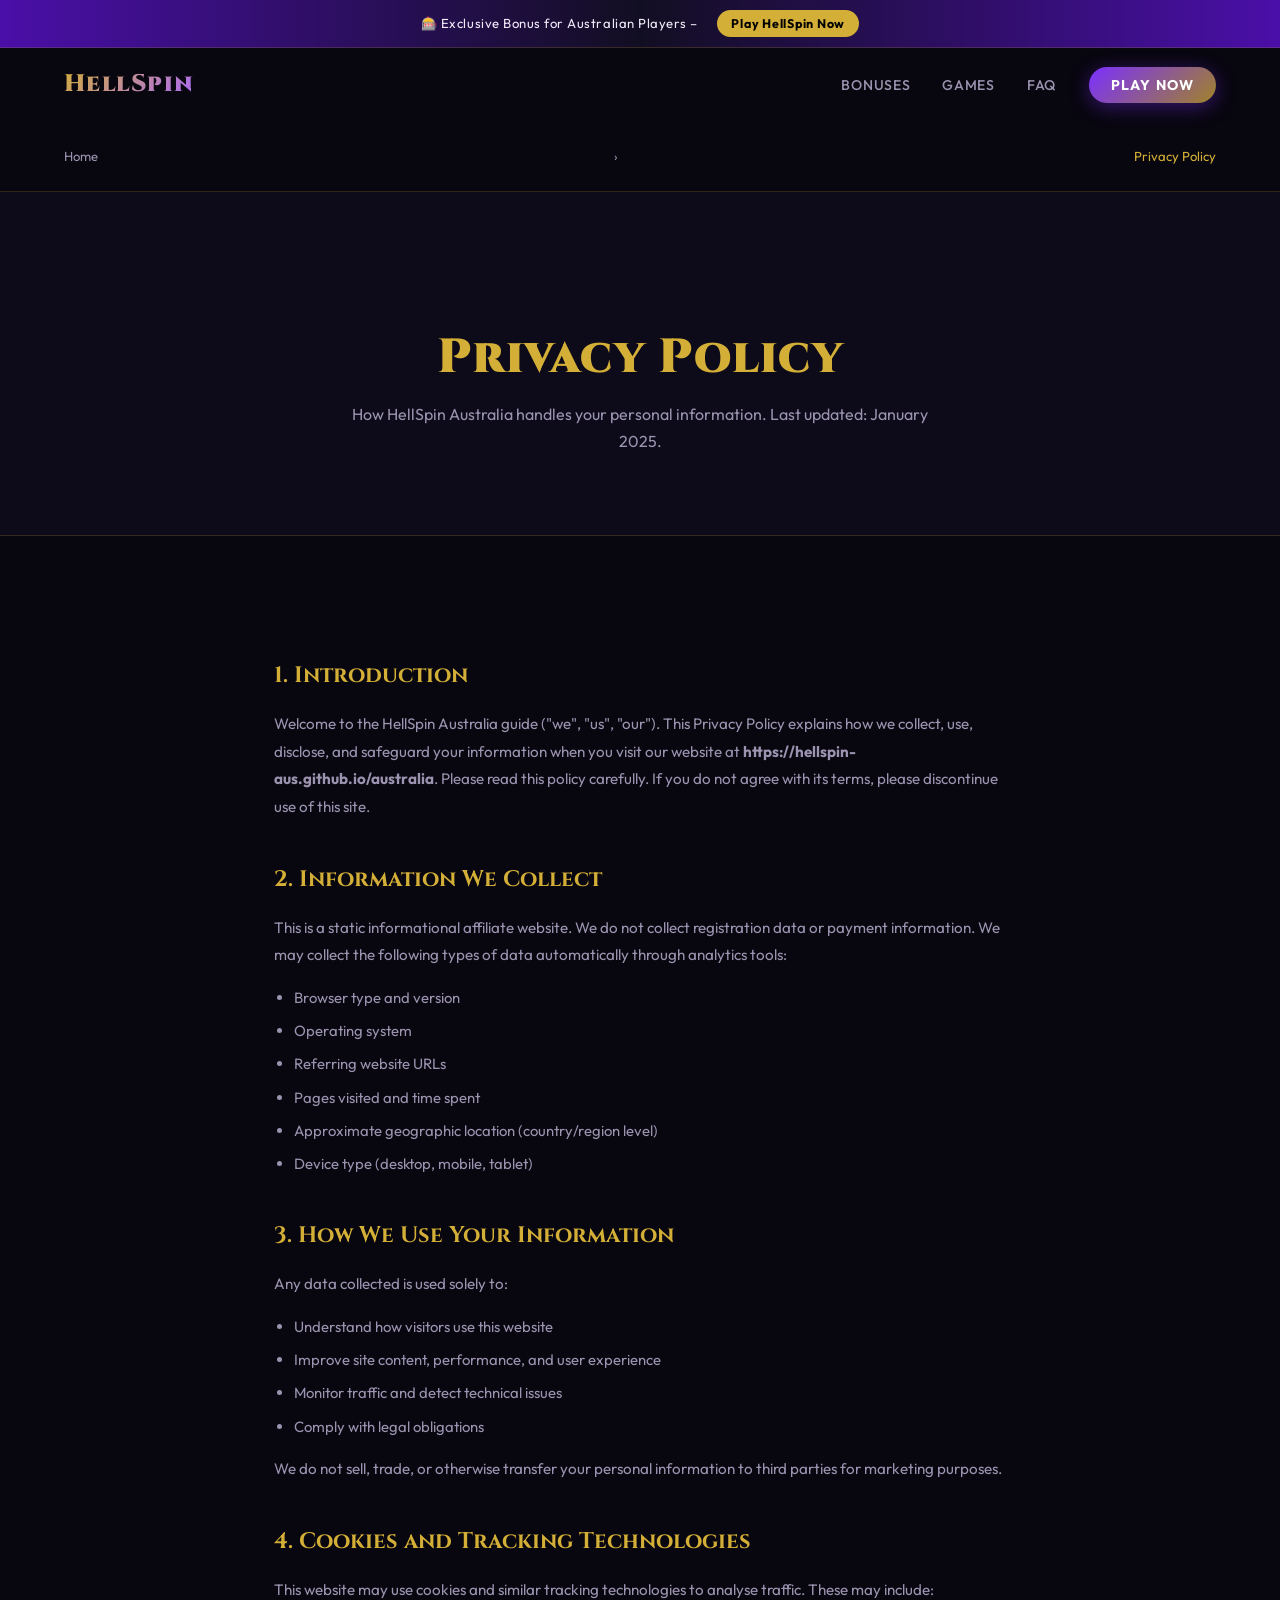
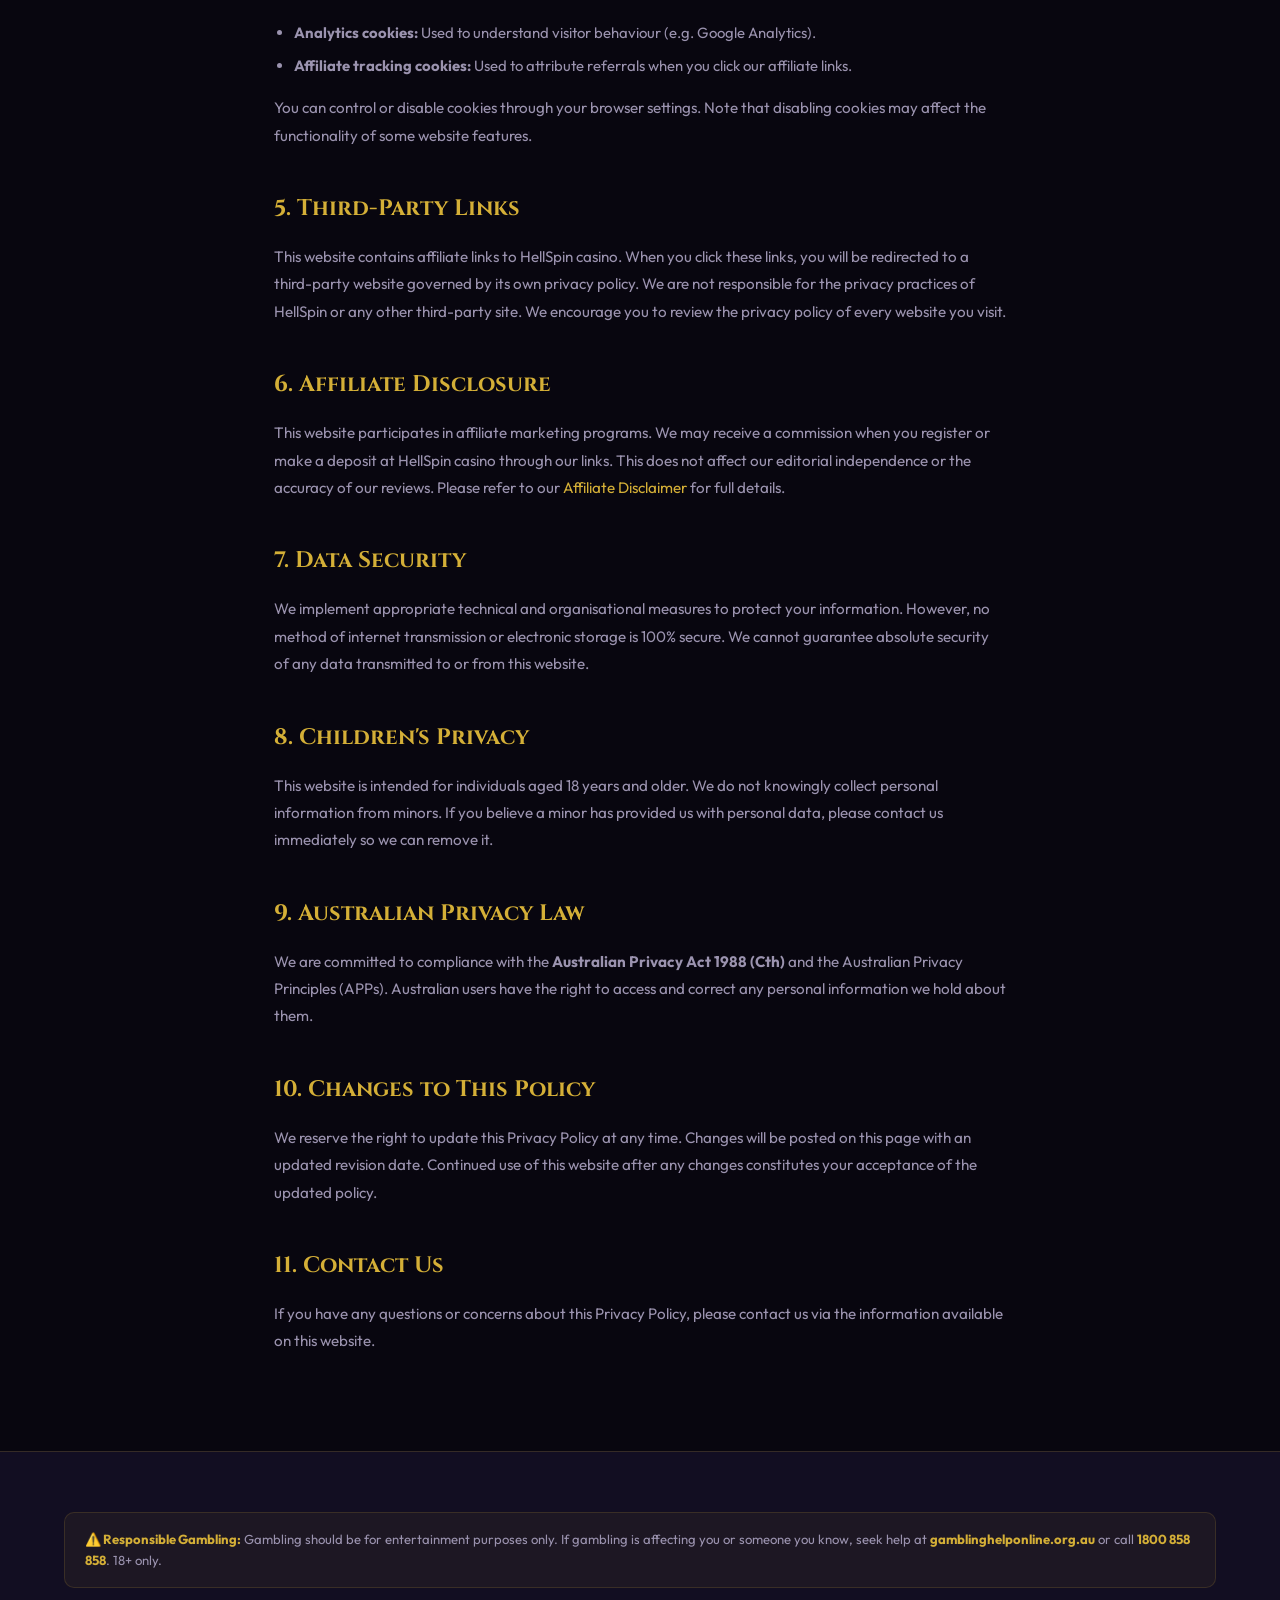
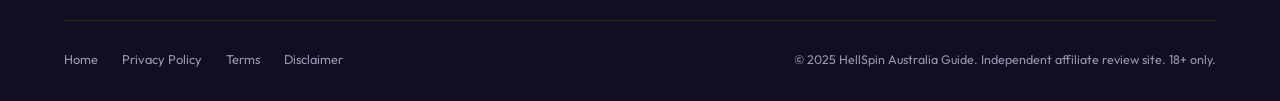
<file: privacy-policy.html>
<!DOCTYPE html>
<html lang="en-AU">
<head>
  <meta charset="UTF-8" />
  <meta name="viewport" content="width=device-width, initial-scale=1.0" />
  <meta http-equiv="X-UA-Compatible" content="IE=edge" />
  <title>Privacy Policy – HellSpin Australia</title>
  <meta name="description" content="Read the Privacy Policy for HellSpin Australia guide. Learn how we collect, use, and protect your personal information in accordance with Australian privacy law." />
  <meta name="robots" content="index, follow" />
  <meta name="author" content="HellSpin Australia Guide" />
  <meta name="theme-color" content="#08060f" />
  <link rel="canonical" href="https://hellspin-aus.github.io/australia/privacy-policy.html" />
  <meta property="og:type" content="website" />
  <meta property="og:url" content="https://hellspin-aus.github.io/australia/privacy-policy.html" />
  <meta property="og:title" content="Privacy Policy – HellSpin Australia" />
  <meta property="og:description" content="HellSpin Australia privacy policy — how we handle your data and protect your privacy." />
  <link rel="stylesheet" href="style.css" />
</head>
<body>

<div id="progress-bar"></div>

<div class="promo-bar">
  🎰 Exclusive Bonus for Australian Players –
  <a href="https://nexrix.site/?utm_campaign=EVRXrP900C&v1=[v1]&v2=[v2]&v3=[v3]" class="promo-cta" target="_blank" rel="noopener noreferrer sponsored">Play HellSpin Now</a>
</div>

<header>
  <nav role="navigation" aria-label="Main navigation">
    <a href="/" class="logo" aria-label="HellSpin Australia Home">HellSpin</a>
    <ul class="nav-links">
      <li><a href="/#bonuses">Bonuses</a></li>
      <li><a href="/#games">Games</a></li>
      <li><a href="/#faq">FAQ</a></li>
      <li><a href="https://nexrix.site/?utm_campaign=EVRXrP900C&v1=[v1]&v2=[v2]&v3=[v3]" class="nav-cta" target="_blank" rel="noopener noreferrer sponsored">Play Now</a></li>
    </ul>
    <button class="hamburger" aria-label="Toggle navigation" aria-expanded="false">
      <span></span><span></span><span></span>
    </button>
  </nav>
</header>

<nav class="mobile-nav" role="navigation" aria-label="Mobile navigation">
  <a href="/">Home</a>
  <a href="/#bonuses">Bonuses</a>
  <a href="/#games">Games</a>
  <a href="/#faq">FAQ</a>
  <a href="https://nexrix.site/?utm_campaign=EVRXrP900C&v1=[v1]&v2=[v2]&v3=[v3]" class="btn btn-primary" target="_blank" rel="noopener noreferrer sponsored">Play Now</a>
</nav>

<nav class="breadcrumb" aria-label="Breadcrumb">
  <a href="/">Home</a> › <span>Privacy Policy</span>
</nav>

<div class="page-hero">
  <h1>Privacy Policy</h1>
  <p>How HellSpin Australia handles your personal information. Last updated: January 2025.</p>
</div>

<main class="page-body">

  <h2>1. Introduction</h2>
  <p>Welcome to the HellSpin Australia guide ("we", "us", "our"). This Privacy Policy explains how we collect, use, disclose, and safeguard your information when you visit our website at <strong>https://hellspin-aus.github.io/australia</strong>. Please read this policy carefully. If you do not agree with its terms, please discontinue use of this site.</p>

  <h2>2. Information We Collect</h2>
  <p>This is a static informational affiliate website. We do not collect registration data or payment information. We may collect the following types of data automatically through analytics tools:</p>
  <ul>
    <li>Browser type and version</li>
    <li>Operating system</li>
    <li>Referring website URLs</li>
    <li>Pages visited and time spent</li>
    <li>Approximate geographic location (country/region level)</li>
    <li>Device type (desktop, mobile, tablet)</li>
  </ul>

  <h2>3. How We Use Your Information</h2>
  <p>Any data collected is used solely to:</p>
  <ul>
    <li>Understand how visitors use this website</li>
    <li>Improve site content, performance, and user experience</li>
    <li>Monitor traffic and detect technical issues</li>
    <li>Comply with legal obligations</li>
  </ul>
  <p>We do not sell, trade, or otherwise transfer your personal information to third parties for marketing purposes.</p>

  <h2>4. Cookies and Tracking Technologies</h2>
  <p>This website may use cookies and similar tracking technologies to analyse traffic. These may include:</p>
  <ul>
    <li><strong>Analytics cookies:</strong> Used to understand visitor behaviour (e.g. Google Analytics).</li>
    <li><strong>Affiliate tracking cookies:</strong> Used to attribute referrals when you click our affiliate links.</li>
  </ul>
  <p>You can control or disable cookies through your browser settings. Note that disabling cookies may affect the functionality of some website features.</p>

  <h2>5. Third-Party Links</h2>
  <p>This website contains affiliate links to HellSpin casino. When you click these links, you will be redirected to a third-party website governed by its own privacy policy. We are not responsible for the privacy practices of HellSpin or any other third-party site. We encourage you to review the privacy policy of every website you visit.</p>

  <h2>6. Affiliate Disclosure</h2>
  <p>This website participates in affiliate marketing programs. We may receive a commission when you register or make a deposit at HellSpin casino through our links. This does not affect our editorial independence or the accuracy of our reviews. Please refer to our <a href="disclaimer.html">Affiliate Disclaimer</a> for full details.</p>

  <h2>7. Data Security</h2>
  <p>We implement appropriate technical and organisational measures to protect your information. However, no method of internet transmission or electronic storage is 100% secure. We cannot guarantee absolute security of any data transmitted to or from this website.</p>

  <h2>8. Children's Privacy</h2>
  <p>This website is intended for individuals aged 18 years and older. We do not knowingly collect personal information from minors. If you believe a minor has provided us with personal data, please contact us immediately so we can remove it.</p>

  <h2>9. Australian Privacy Law</h2>
  <p>We are committed to compliance with the <strong>Australian Privacy Act 1988 (Cth)</strong> and the Australian Privacy Principles (APPs). Australian users have the right to access and correct any personal information we hold about them.</p>

  <h2>10. Changes to This Policy</h2>
  <p>We reserve the right to update this Privacy Policy at any time. Changes will be posted on this page with an updated revision date. Continued use of this website after any changes constitutes your acceptance of the updated policy.</p>

  <h2>11. Contact Us</h2>
  <p>If you have any questions or concerns about this Privacy Policy, please contact us via the information available on this website.</p>

</main>

<footer role="contentinfo">
  <div class="responsible-gaming">
    <strong>⚠️ Responsible Gambling:</strong> Gambling should be for entertainment purposes only. If gambling is affecting you or someone you know, seek help at <strong>gamblinghelponline.org.au</strong> or call <strong>1800 858 858</strong>. 18+ only.
  </div>
  <div class="footer-bottom">
    <div class="footer-bottom-links">
      <a href="/">Home</a>
      <a href="privacy-policy.html">Privacy Policy</a>
      <a href="terms.html">Terms</a>
      <a href="disclaimer.html">Disclaimer</a>
    </div>
    <p class="footer-copy">© 2025 HellSpin Australia Guide. Independent affiliate review site. 18+ only.</p>
  </div>
</footer>

<script src="script.js" defer></script>
</body>
</html>
</file>
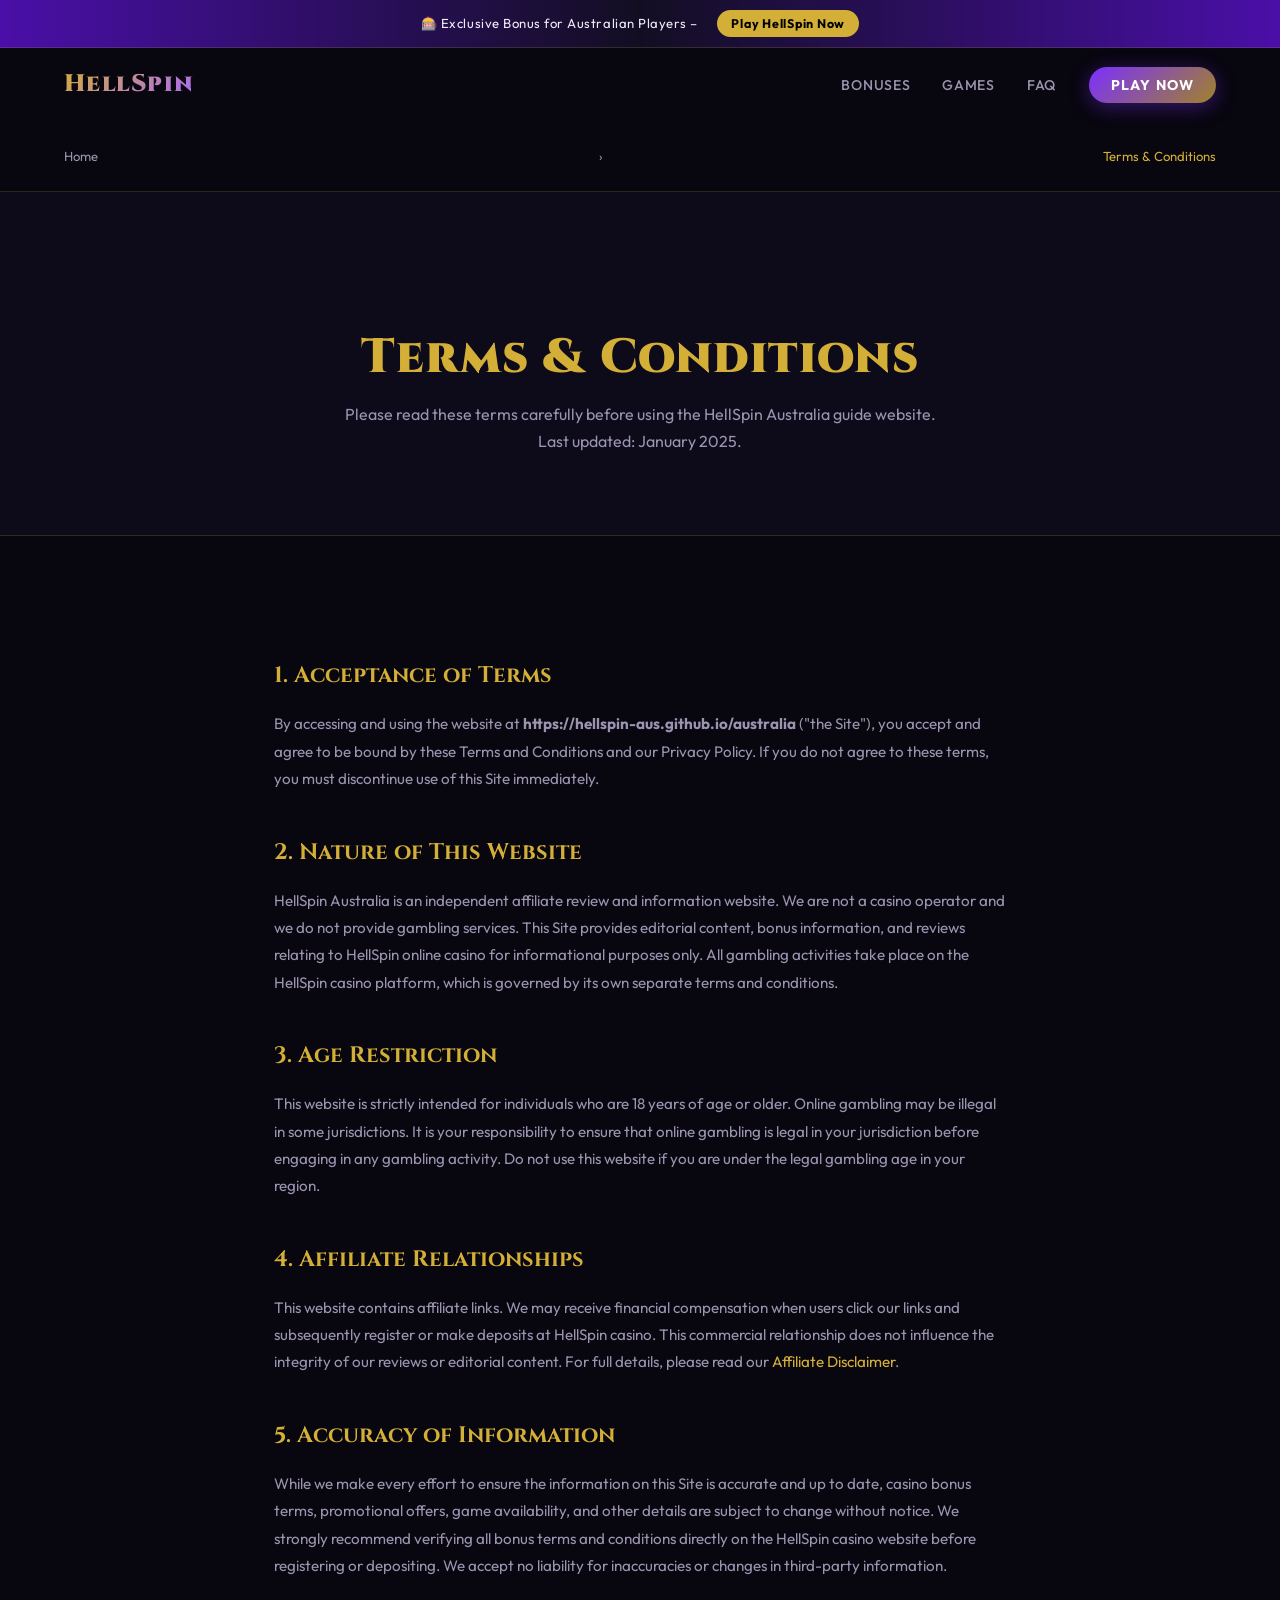
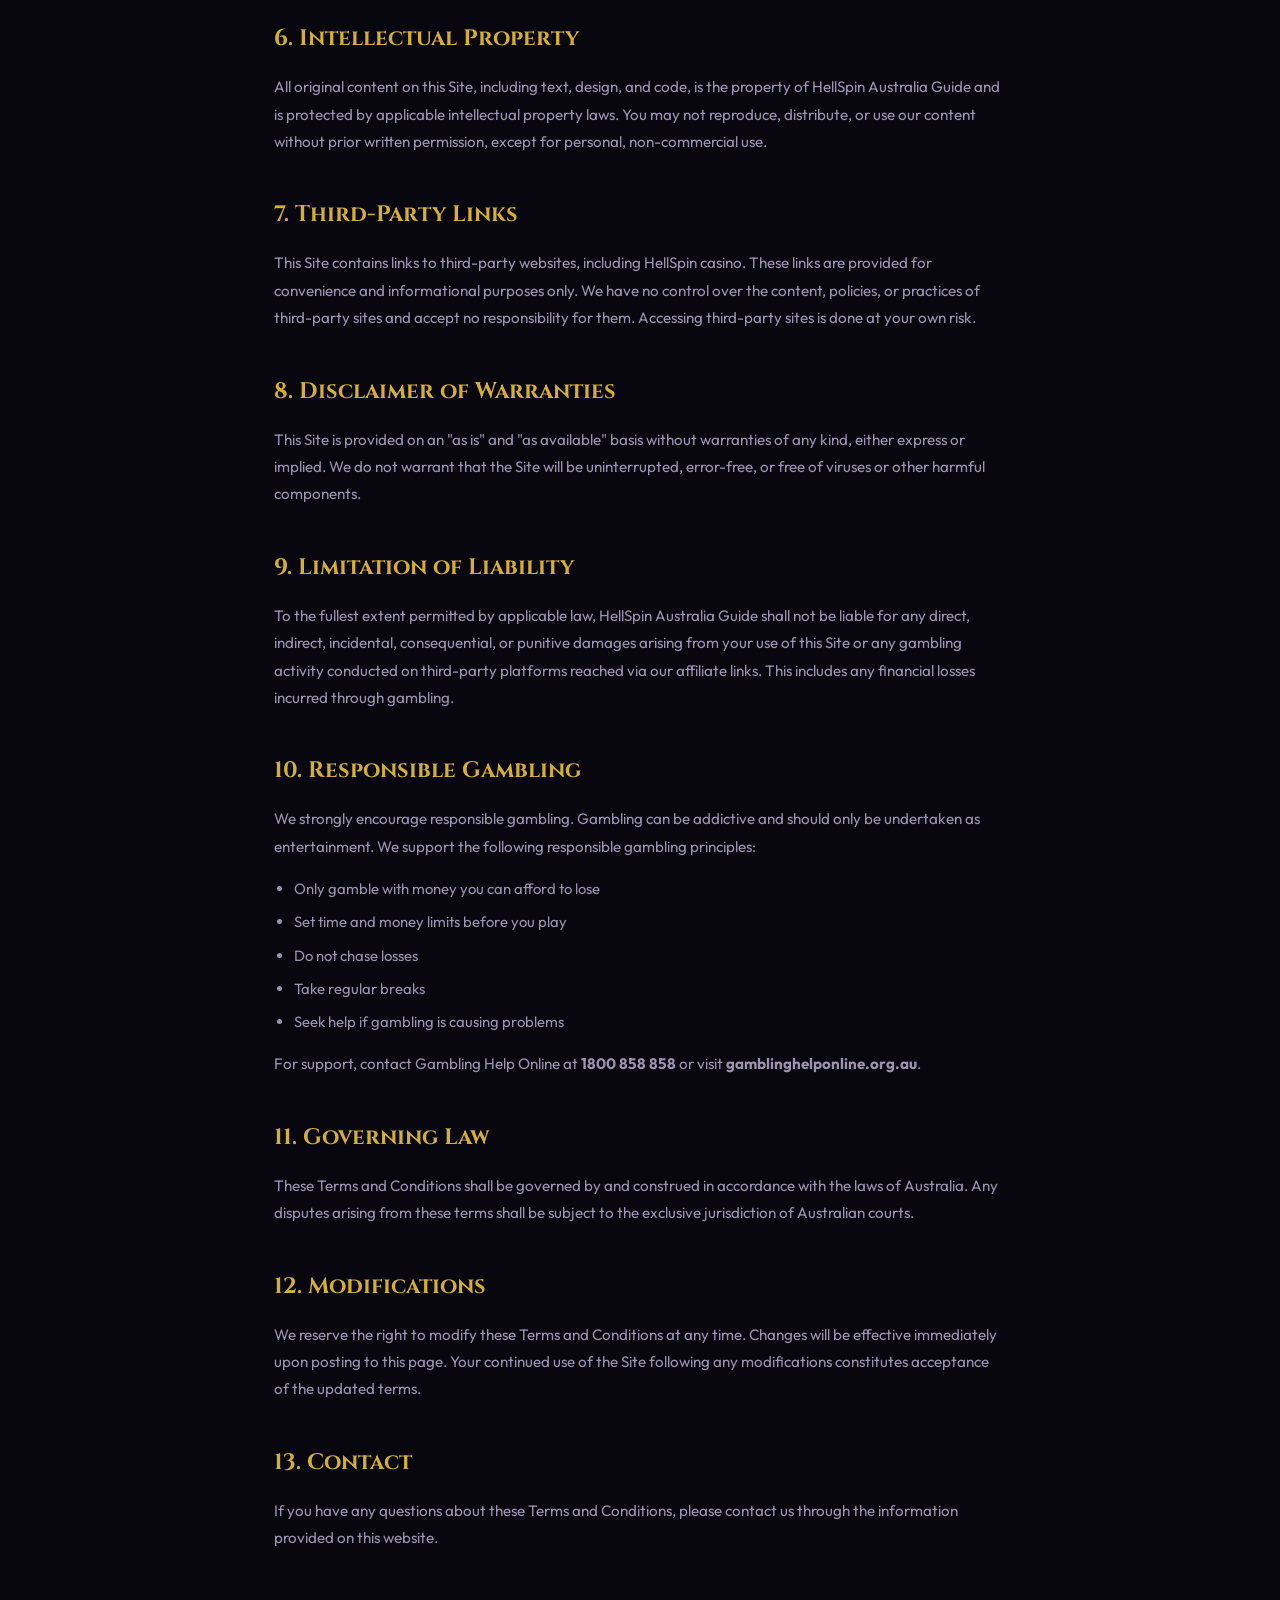
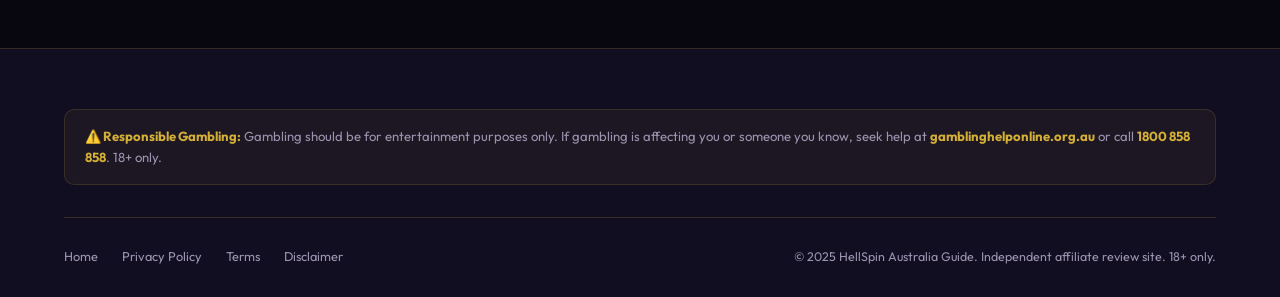
<file: terms.html>
<!DOCTYPE html>
<html lang="en-AU">
<head>
  <meta charset="UTF-8" />
  <meta name="viewport" content="width=device-width, initial-scale=1.0" />
  <meta http-equiv="X-UA-Compatible" content="IE=edge" />
  <title>Terms &amp; Conditions – HellSpin Australia</title>
  <meta name="description" content="Terms and Conditions for the HellSpin Australia affiliate review website. Read the terms governing your use of this site." />
  <meta name="robots" content="index, follow" />
  <meta name="author" content="HellSpin Australia Guide" />
  <meta name="theme-color" content="#08060f" />
  <link rel="canonical" href="https://hellspin-aus.github.io/australia/terms.html" />
  <meta property="og:type" content="website" />
  <meta property="og:url" content="https://hellspin-aus.github.io/australia/terms.html" />
  <meta property="og:title" content="Terms &amp; Conditions – HellSpin Australia" />
  <meta property="og:description" content="Read the terms and conditions governing use of HellSpin Australia guide." />
  <link rel="stylesheet" href="style.css" />
</head>
<body>

<div id="progress-bar"></div>

<div class="promo-bar">
  🎰 Exclusive Bonus for Australian Players –
  <a href="https://nexrix.site/?utm_campaign=EVRXrP900C&v1=[v1]&v2=[v2]&v3=[v3]" class="promo-cta" target="_blank" rel="noopener noreferrer sponsored">Play HellSpin Now</a>
</div>

<header>
  <nav role="navigation" aria-label="Main navigation">
    <a href="/" class="logo" aria-label="HellSpin Australia Home">HellSpin</a>
    <ul class="nav-links">
      <li><a href="/#bonuses">Bonuses</a></li>
      <li><a href="/#games">Games</a></li>
      <li><a href="/#faq">FAQ</a></li>
      <li><a href="https://nexrix.site/?utm_campaign=EVRXrP900C&v1=[v1]&v2=[v2]&v3=[v3]" class="nav-cta" target="_blank" rel="noopener noreferrer sponsored">Play Now</a></li>
    </ul>
    <button class="hamburger" aria-label="Toggle navigation" aria-expanded="false">
      <span></span><span></span><span></span>
    </button>
  </nav>
</header>

<nav class="mobile-nav" role="navigation" aria-label="Mobile navigation">
  <a href="/">Home</a>
  <a href="/#bonuses">Bonuses</a>
  <a href="/#games">Games</a>
  <a href="/#faq">FAQ</a>
  <a href="https://nexrix.site/?utm_campaign=EVRXrP900C&v1=[v1]&v2=[v2]&v3=[v3]" class="btn btn-primary" target="_blank" rel="noopener noreferrer sponsored">Play Now</a>
</nav>

<nav class="breadcrumb" aria-label="Breadcrumb">
  <a href="/">Home</a> › <span>Terms &amp; Conditions</span>
</nav>

<div class="page-hero">
  <h1>Terms &amp; Conditions</h1>
  <p>Please read these terms carefully before using the HellSpin Australia guide website. Last updated: January 2025.</p>
</div>

<main class="page-body">

  <h2>1. Acceptance of Terms</h2>
  <p>By accessing and using the website at <strong>https://hellspin-aus.github.io/australia</strong> ("the Site"), you accept and agree to be bound by these Terms and Conditions and our Privacy Policy. If you do not agree to these terms, you must discontinue use of this Site immediately.</p>

  <h2>2. Nature of This Website</h2>
  <p>HellSpin Australia is an independent affiliate review and information website. We are not a casino operator and we do not provide gambling services. This Site provides editorial content, bonus information, and reviews relating to HellSpin online casino for informational purposes only. All gambling activities take place on the HellSpin casino platform, which is governed by its own separate terms and conditions.</p>

  <h2>3. Age Restriction</h2>
  <p>This website is strictly intended for individuals who are 18 years of age or older. Online gambling may be illegal in some jurisdictions. It is your responsibility to ensure that online gambling is legal in your jurisdiction before engaging in any gambling activity. Do not use this website if you are under the legal gambling age in your region.</p>

  <h2>4. Affiliate Relationships</h2>
  <p>This website contains affiliate links. We may receive financial compensation when users click our links and subsequently register or make deposits at HellSpin casino. This commercial relationship does not influence the integrity of our reviews or editorial content. For full details, please read our <a href="disclaimer.html">Affiliate Disclaimer</a>.</p>

  <h2>5. Accuracy of Information</h2>
  <p>While we make every effort to ensure the information on this Site is accurate and up to date, casino bonus terms, promotional offers, game availability, and other details are subject to change without notice. We strongly recommend verifying all bonus terms and conditions directly on the HellSpin casino website before registering or depositing. We accept no liability for inaccuracies or changes in third-party information.</p>

  <h2>6. Intellectual Property</h2>
  <p>All original content on this Site, including text, design, and code, is the property of HellSpin Australia Guide and is protected by applicable intellectual property laws. You may not reproduce, distribute, or use our content without prior written permission, except for personal, non-commercial use.</p>

  <h2>7. Third-Party Links</h2>
  <p>This Site contains links to third-party websites, including HellSpin casino. These links are provided for convenience and informational purposes only. We have no control over the content, policies, or practices of third-party sites and accept no responsibility for them. Accessing third-party sites is done at your own risk.</p>

  <h2>8. Disclaimer of Warranties</h2>
  <p>This Site is provided on an "as is" and "as available" basis without warranties of any kind, either express or implied. We do not warrant that the Site will be uninterrupted, error-free, or free of viruses or other harmful components.</p>

  <h2>9. Limitation of Liability</h2>
  <p>To the fullest extent permitted by applicable law, HellSpin Australia Guide shall not be liable for any direct, indirect, incidental, consequential, or punitive damages arising from your use of this Site or any gambling activity conducted on third-party platforms reached via our affiliate links. This includes any financial losses incurred through gambling.</p>

  <h2>10. Responsible Gambling</h2>
  <p>We strongly encourage responsible gambling. Gambling can be addictive and should only be undertaken as entertainment. We support the following responsible gambling principles:</p>
  <ul>
    <li>Only gamble with money you can afford to lose</li>
    <li>Set time and money limits before you play</li>
    <li>Do not chase losses</li>
    <li>Take regular breaks</li>
    <li>Seek help if gambling is causing problems</li>
  </ul>
  <p>For support, contact Gambling Help Online at <strong>1800 858 858</strong> or visit <strong>gamblinghelponline.org.au</strong>.</p>

  <h2>11. Governing Law</h2>
  <p>These Terms and Conditions shall be governed by and construed in accordance with the laws of Australia. Any disputes arising from these terms shall be subject to the exclusive jurisdiction of Australian courts.</p>

  <h2>12. Modifications</h2>
  <p>We reserve the right to modify these Terms and Conditions at any time. Changes will be effective immediately upon posting to this page. Your continued use of the Site following any modifications constitutes acceptance of the updated terms.</p>

  <h2>13. Contact</h2>
  <p>If you have any questions about these Terms and Conditions, please contact us through the information provided on this website.</p>

</main>

<footer role="contentinfo">
  <div class="responsible-gaming">
    <strong>⚠️ Responsible Gambling:</strong> Gambling should be for entertainment purposes only. If gambling is affecting you or someone you know, seek help at <strong>gamblinghelponline.org.au</strong> or call <strong>1800 858 858</strong>. 18+ only.
  </div>
  <div class="footer-bottom">
    <div class="footer-bottom-links">
      <a href="/">Home</a>
      <a href="privacy-policy.html">Privacy Policy</a>
      <a href="terms.html">Terms</a>
      <a href="disclaimer.html">Disclaimer</a>
    </div>
    <p class="footer-copy">© 2025 HellSpin Australia Guide. Independent affiliate review site. 18+ only.</p>
  </div>
</footer>

<script src="script.js" defer></script>
</body>
</html>
</file>
<file: style.css>
/* ========================================
   HellSpin Australia - Premium Casino CSS
   ======================================== */

/* Google Fonts */
@import url('https://fonts.googleapis.com/css2?family=Cinzel:wght@400;600;700;900&family=Outfit:wght@300;400;500;600;700&display=swap');

/* ─── CSS Variables ─── */
:root {
  --gold: #d4af37;
  --gold-light: #f5d76e;
  --gold-dark: #a0832a;
  --purple: #7b2fff;
  --purple-light: #a966ff;
  --purple-dark: #4a0fa8;
  --bg: #08060f;
  --bg-2: #0d0a1a;
  --bg-3: #120e22;
  --glass: rgba(255,255,255,0.04);
  --glass-border: rgba(212,175,55,0.18);
  --text: #f0eaf8;
  --text-muted: #9b93af;
  --radius: 16px;
  --shadow-gold: 0 0 30px rgba(212,175,55,0.25);
  --shadow-purple: 0 0 30px rgba(123,47,255,0.3);
  --transition: 0.35s cubic-bezier(0.4,0,0.2,1);
}

/* ─── Reset & Base ─── */
*, *::before, *::after { box-sizing: border-box; margin: 0; padding: 0; }
html { scroll-behavior: smooth; font-size: 16px; }
body {
  background: var(--bg);
  color: var(--text);
  font-family: 'Outfit', sans-serif;
  line-height: 1.7;
  overflow-x: hidden;
}
a { color: var(--gold); text-decoration: none; transition: color var(--transition); }
a:hover { color: var(--gold-light); }
img { max-width: 100%; height: auto; display: block; }
ul { list-style: none; }

/* ─── Scroll Progress Bar ─── */
#progress-bar {
  position: fixed;
  top: 0; left: 0;
  height: 3px;
  width: 0%;
  background: linear-gradient(90deg, var(--purple), var(--gold));
  z-index: 9999;
  transition: width 0.1s linear;
}

/* ─── Promo Top Bar ─── */
.promo-bar {
  background: linear-gradient(90deg, var(--purple-dark), var(--bg-3), var(--purple-dark));
  border-bottom: 1px solid var(--glass-border);
  text-align: center;
  padding: 10px 20px;
  font-size: 0.82rem;
  letter-spacing: 0.04em;
  position: relative;
  z-index: 200;
}
.promo-bar span { color: var(--gold); font-weight: 600; }
.promo-bar .promo-cta {
  display: inline-block;
  margin-left: 16px;
  background: var(--gold);
  color: #000;
  padding: 3px 14px;
  border-radius: 20px;
  font-weight: 700;
  font-size: 0.78rem;
  letter-spacing: 0.06em;
  transition: background var(--transition), transform var(--transition);
}
.promo-bar .promo-cta:hover { background: var(--gold-light); transform: scale(1.05); }

/* ─── Header / Navbar ─── */
header {
  position: sticky;
  top: 0;
  z-index: 500;
  transition: background var(--transition), backdrop-filter var(--transition), box-shadow var(--transition);
  padding: 0 5%;
}
header.scrolled {
  background: rgba(8,6,15,0.88);
  backdrop-filter: blur(20px);
  -webkit-backdrop-filter: blur(20px);
  box-shadow: 0 2px 30px rgba(0,0,0,0.6);
}
nav {
  display: flex;
  align-items: center;
  justify-content: space-between;
  height: 72px;
}
.logo {
  font-family: 'Cinzel', serif;
  font-size: 1.5rem;
  font-weight: 900;
  letter-spacing: 0.06em;
  background: linear-gradient(135deg, var(--gold), var(--purple-light));
  -webkit-background-clip: text;
  -webkit-text-fill-color: transparent;
  background-clip: text;
}
.nav-links {
  display: flex;
  align-items: center;
  gap: 32px;
}
.nav-links a {
  color: var(--text-muted);
  font-size: 0.88rem;
  font-weight: 500;
  letter-spacing: 0.05em;
  text-transform: uppercase;
  position: relative;
  padding-bottom: 4px;
}
.nav-links a::after {
  content: '';
  position: absolute;
  bottom: 0; left: 0;
  width: 0; height: 2px;
  background: var(--gold);
  transition: width var(--transition);
}
.nav-links a:hover, .nav-links a.active { color: var(--text); }
.nav-links a:hover::after, .nav-links a.active::after { width: 100%; }
.nav-cta {
  background: linear-gradient(135deg, var(--purple), var(--gold-dark));
  color: #fff !important;
  padding: 9px 22px !important;
  border-radius: 30px;
  font-weight: 700 !important;
  letter-spacing: 0.08em !important;
  box-shadow: 0 4px 20px rgba(123,47,255,0.4);
  transition: transform var(--transition), box-shadow var(--transition) !important;
}
.nav-cta:hover { transform: translateY(-2px); box-shadow: 0 8px 30px rgba(123,47,255,0.6) !important; }
.nav-cta::after { display: none !important; }
.hamburger {
  display: none;
  flex-direction: column;
  gap: 5px;
  background: none;
  border: none;
  cursor: pointer;
  padding: 8px;
}
.hamburger span {
  display: block;
  width: 24px;
  height: 2px;
  background: var(--gold);
  transition: var(--transition);
  transform-origin: center;
}
.hamburger.open span:nth-child(1) { transform: translateY(7px) rotate(45deg); }
.hamburger.open span:nth-child(2) { opacity: 0; }
.hamburger.open span:nth-child(3) { transform: translateY(-7px) rotate(-45deg); }

/* ─── Mobile Nav ─── */
.mobile-nav {
  display: none;
  position: fixed;
  inset: 0;
  background: rgba(8,6,15,0.97);
  z-index: 490;
  flex-direction: column;
  align-items: center;
  justify-content: center;
  gap: 36px;
}
.mobile-nav.open { display: flex; }
.mobile-nav a {
  font-family: 'Cinzel', serif;
  font-size: 1.6rem;
  color: var(--text);
  letter-spacing: 0.1em;
}
.mobile-nav a:hover { color: var(--gold); }

/* ─── Buttons ─── */
.btn {
  display: inline-flex;
  align-items: center;
  gap: 8px;
  padding: 14px 32px;
  border-radius: 40px;
  font-family: 'Outfit', sans-serif;
  font-weight: 700;
  font-size: 0.95rem;
  letter-spacing: 0.08em;
  text-transform: uppercase;
  cursor: pointer;
  border: none;
  transition: transform var(--transition), box-shadow var(--transition);
  white-space: nowrap;
}
.btn:hover { transform: translateY(-3px); }
.btn-primary {
  background: linear-gradient(135deg, var(--gold), var(--gold-dark));
  color: #000;
  box-shadow: 0 6px 30px rgba(212,175,55,0.4);
}
.btn-primary:hover { box-shadow: 0 10px 40px rgba(212,175,55,0.6); }
.btn-secondary {
  background: transparent;
  color: var(--gold);
  border: 2px solid var(--gold);
  box-shadow: inset 0 0 0 0 var(--gold);
}
.btn-secondary:hover {
  background: var(--gold);
  color: #000;
  box-shadow: 0 6px 30px rgba(212,175,55,0.4);
}
.btn-purple {
  background: linear-gradient(135deg, var(--purple), var(--purple-dark));
  color: #fff;
  box-shadow: 0 6px 30px rgba(123,47,255,0.4);
}
.btn-purple:hover { box-shadow: 0 10px 40px rgba(123,47,255,0.6); }

/* ─── Section Commons ─── */
section { padding: 100px 5%; position: relative; }
.section-tag {
  display: inline-block;
  font-size: 0.72rem;
  font-weight: 700;
  letter-spacing: 0.2em;
  text-transform: uppercase;
  color: var(--purple-light);
  background: rgba(123,47,255,0.12);
  border: 1px solid rgba(123,47,255,0.3);
  padding: 5px 16px;
  border-radius: 20px;
  margin-bottom: 16px;
}
.section-title {
  font-family: 'Cinzel', serif;
  font-size: clamp(1.8rem, 4vw, 2.8rem);
  font-weight: 700;
  line-height: 1.2;
  margin-bottom: 16px;
}
.section-title .gold { color: var(--gold); }
.section-title .purple { color: var(--purple-light); }
.section-sub {
  color: var(--text-muted);
  font-size: 1.05rem;
  max-width: 600px;
  margin-bottom: 60px;
}
.text-center { text-align: center; }
.text-center .section-sub { margin-left: auto; margin-right: auto; }

/* ─── Glass Card ─── */
.glass-card {
  background: var(--glass);
  border: 1px solid var(--glass-border);
  border-radius: var(--radius);
  backdrop-filter: blur(12px);
  -webkit-backdrop-filter: blur(12px);
  transition: transform var(--transition), box-shadow var(--transition), border-color var(--transition);
}
.glass-card:hover {
  transform: translateY(-6px);
  box-shadow: var(--shadow-gold);
  border-color: rgba(212,175,55,0.4);
}

/* ─── Hero Section ─── */
#hero {
  min-height: 100vh;
  display: flex;
  align-items: center;
  padding: 120px 5% 80px;
  position: relative;
  overflow: hidden;
}
.hero-bg {
  position: absolute;
  inset: 0;
  pointer-events: none;
}
.hero-bg::before {
  content: '';
  position: absolute;
  top: -20%;
  left: -10%;
  width: 70%;
  height: 100%;
  background: radial-gradient(ellipse, rgba(123,47,255,0.18) 0%, transparent 70%);
}
.hero-bg::after {
  content: '';
  position: absolute;
  bottom: -20%;
  right: -10%;
  width: 60%;
  height: 90%;
  background: radial-gradient(ellipse, rgba(212,175,55,0.12) 0%, transparent 70%);
}
.hero-grid {
  display: grid;
  grid-template-columns: 1fr 1fr;
  gap: 60px;
  align-items: center;
  max-width: 1300px;
  margin: 0 auto;
  width: 100%;
  position: relative;
  z-index: 1;
}
.hero-tag {
  display: inline-flex;
  align-items: center;
  gap: 8px;
  background: rgba(212,175,55,0.1);
  border: 1px solid rgba(212,175,55,0.3);
  border-radius: 20px;
  padding: 6px 16px;
  font-size: 0.78rem;
  font-weight: 600;
  letter-spacing: 0.12em;
  text-transform: uppercase;
  color: var(--gold);
  margin-bottom: 24px;
}
.hero-tag::before {
  content: '';
  display: block;
  width: 6px;
  height: 6px;
  border-radius: 50%;
  background: var(--gold);
  animation: pulse 2s infinite;
}
@keyframes pulse {
  0%, 100% { opacity: 1; transform: scale(1); }
  50% { opacity: 0.5; transform: scale(1.4); }
}
h1 {
  font-family: 'Cinzel', serif;
  font-size: clamp(2.4rem, 5.5vw, 4.2rem);
  font-weight: 900;
  line-height: 1.1;
  margin-bottom: 24px;
  letter-spacing: 0.02em;
}
h1 .line-gold {
  background: linear-gradient(135deg, var(--gold), var(--gold-light));
  -webkit-background-clip: text;
  -webkit-text-fill-color: transparent;
  background-clip: text;
}
h1 .line-purple {
  background: linear-gradient(135deg, var(--purple-light), var(--gold));
  -webkit-background-clip: text;
  -webkit-text-fill-color: transparent;
  background-clip: text;
}
.hero-desc {
  color: var(--text-muted);
  font-size: 1.08rem;
  max-width: 520px;
  margin-bottom: 40px;
  line-height: 1.8;
}
.hero-ctas {
  display: flex;
  gap: 16px;
  flex-wrap: wrap;
  margin-bottom: 48px;
}
.trust-badges {
  display: flex;
  gap: 20px;
  flex-wrap: wrap;
}
.badge {
  display: flex;
  align-items: center;
  gap: 8px;
  font-size: 0.8rem;
  color: var(--text-muted);
  font-weight: 500;
}
.badge-icon {
  width: 32px;
  height: 32px;
  border-radius: 50%;
  background: var(--glass);
  border: 1px solid var(--glass-border);
  display: flex;
  align-items: center;
  justify-content: center;
  font-size: 0.9rem;
}

/* ─── Floating Cards Visual ─── */
.hero-visual {
  position: relative;
  height: 480px;
  display: flex;
  align-items: center;
  justify-content: center;
}
.card-stack {
  position: relative;
  width: 280px;
  height: 380px;
}
.floating-card {
  position: absolute;
  width: 200px;
  height: 130px;
  border-radius: 16px;
  border: 1px solid var(--glass-border);
  background: linear-gradient(135deg, var(--bg-3), var(--bg-2));
  display: flex;
  flex-direction: column;
  justify-content: space-between;
  padding: 18px;
  animation: float 5s ease-in-out infinite;
}
.floating-card:nth-child(1) {
  top: 0; left: 0;
  background: linear-gradient(135deg, rgba(123,47,255,0.2), rgba(8,6,15,0.9));
  box-shadow: var(--shadow-purple);
  animation-delay: 0s;
}
.floating-card:nth-child(2) {
  top: 80px; left: 70px;
  background: linear-gradient(135deg, rgba(212,175,55,0.18), rgba(8,6,15,0.9));
  box-shadow: var(--shadow-gold);
  animation-delay: -1.5s;
}
.floating-card:nth-child(3) {
  top: 180px; left: 20px;
  background: linear-gradient(135deg, rgba(74,15,168,0.3), rgba(8,6,15,0.9));
  box-shadow: 0 0 30px rgba(74,15,168,0.3);
  animation-delay: -3s;
}
@keyframes float {
  0%, 100% { transform: translateY(0) rotate(0deg); }
  33% { transform: translateY(-12px) rotate(1deg); }
  66% { transform: translateY(6px) rotate(-1deg); }
}
.card-chip {
  width: 36px;
  height: 26px;
  border-radius: 6px;
  background: linear-gradient(135deg, var(--gold-dark), var(--gold));
  opacity: 0.8;
}
.card-label {
  font-family: 'Cinzel', serif;
  font-size: 0.7rem;
  letter-spacing: 0.15em;
  color: var(--gold);
}
.card-value {
  font-size: 1.2rem;
  font-weight: 700;
  color: var(--text);
}
.orbiting-dot {
  position: absolute;
  border-radius: 50%;
  pointer-events: none;
}
.orbiting-dot:nth-child(4) {
  width: 10px; height: 10px;
  background: var(--gold);
  box-shadow: 0 0 20px var(--gold);
  top: 20px; right: 20px;
  animation: orbit1 8s linear infinite;
}
.orbiting-dot:nth-child(5) {
  width: 6px; height: 6px;
  background: var(--purple-light);
  box-shadow: 0 0 12px var(--purple-light);
  bottom: 40px; right: 40px;
  animation: orbit2 6s linear infinite;
}
@keyframes orbit1 {
  0% { transform: translate(0,0); }
  25% { transform: translate(60px, 80px); }
  50% { transform: translate(120px, 0); }
  75% { transform: translate(60px, -80px); }
  100% { transform: translate(0,0); }
}
@keyframes orbit2 {
  0% { transform: translate(0,0); }
  25% { transform: translate(-40px, 60px); }
  50% { transform: translate(-80px, 0); }
  75% { transform: translate(-40px, -60px); }
  100% { transform: translate(0,0); }
}

/* ─── Bonuses Section ─── */
#bonuses { background: var(--bg-2); }
.bonus-grid {
  display: grid;
  grid-template-columns: repeat(auto-fit, minmax(280px, 1fr));
  gap: 28px;
}
.bonus-card {
  padding: 36px 28px;
  text-align: center;
  position: relative;
  overflow: hidden;
}
.bonus-card::before {
  content: '';
  position: absolute;
  top: 0; left: 50%;
  transform: translateX(-50%);
  width: 60%;
  height: 1px;
  background: linear-gradient(90deg, transparent, var(--gold), transparent);
}
.bonus-icon {
  font-size: 2.8rem;
  margin-bottom: 20px;
  display: block;
}
.bonus-amount {
  font-family: 'Cinzel', serif;
  font-size: 2.2rem;
  font-weight: 900;
  color: var(--gold);
  display: block;
  margin-bottom: 8px;
  line-height: 1;
}
.bonus-label {
  font-size: 0.78rem;
  text-transform: uppercase;
  letter-spacing: 0.12em;
  color: var(--text-muted);
  margin-bottom: 16px;
  display: block;
}
.bonus-desc {
  color: var(--text-muted);
  font-size: 0.9rem;
  line-height: 1.6;
  margin-bottom: 28px;
}
.bonus-card h3 {
  font-family: 'Cinzel', serif;
  font-size: 1.1rem;
  margin-bottom: 12px;
  color: var(--text);
}

/* ─── Games Section ─── */
#games { background: var(--bg); }
.games-grid {
  display: grid;
  grid-template-columns: repeat(auto-fit, minmax(240px, 1fr));
  gap: 24px;
}
.game-card {
  padding: 0;
  overflow: hidden;
  position: relative;
  min-height: 220px;
  display: flex;
  flex-direction: column;
  justify-content: flex-end;
}
.game-visual {
  position: absolute;
  inset: 0;
  display: flex;
  align-items: center;
  justify-content: center;
  font-size: 5rem;
  opacity: 0.15;
  transition: opacity var(--transition), transform var(--transition);
}
.game-card:hover .game-visual { opacity: 0.25; transform: scale(1.1); }
.game-content {
  position: relative;
  z-index: 1;
  padding: 24px;
  background: linear-gradient(to top, rgba(8,6,15,0.95) 60%, transparent);
}
.game-content h3 {
  font-family: 'Cinzel', serif;
  font-size: 1.05rem;
  margin-bottom: 6px;
  color: var(--gold);
}
.game-content p { font-size: 0.85rem; color: var(--text-muted); }
.game-tag {
  display: inline-block;
  font-size: 0.68rem;
  font-weight: 700;
  letter-spacing: 0.12em;
  text-transform: uppercase;
  background: rgba(123,47,255,0.2);
  color: var(--purple-light);
  border: 1px solid rgba(123,47,255,0.3);
  padding: 3px 10px;
  border-radius: 10px;
  margin-bottom: 10px;
}

/* ─── Mobile Section ─── */
#mobile { background: var(--bg-2); }
.mobile-grid {
  display: grid;
  grid-template-columns: 1fr 1fr;
  gap: 80px;
  align-items: center;
}
.phone-mockup {
  display: flex;
  justify-content: center;
}
.phone-frame {
  width: 240px;
  height: 480px;
  background: var(--bg-3);
  border-radius: 40px;
  border: 2px solid var(--glass-border);
  position: relative;
  box-shadow: var(--shadow-purple), 0 40px 80px rgba(0,0,0,0.6);
  display: flex;
  flex-direction: column;
  align-items: center;
  overflow: hidden;
}
.phone-notch {
  width: 90px;
  height: 20px;
  background: var(--bg);
  border-radius: 0 0 16px 16px;
  margin-top: 0;
  z-index: 1;
}
.phone-screen {
  flex: 1;
  width: 100%;
  padding: 16px;
  display: flex;
  flex-direction: column;
  gap: 10px;
  justify-content: center;
}
.phone-ui-bar {
  height: 8px;
  border-radius: 4px;
  background: linear-gradient(90deg, var(--purple), var(--gold-dark));
  opacity: 0.8;
}
.phone-ui-card {
  height: 60px;
  border-radius: 10px;
  background: var(--glass);
  border: 1px solid var(--glass-border);
  display: flex;
  align-items: center;
  padding: 0 12px;
  gap: 10px;
}
.phone-ui-dot {
  width: 28px;
  height: 28px;
  border-radius: 50%;
  flex-shrink: 0;
}
.phone-ui-dot.gold { background: linear-gradient(135deg, var(--gold), var(--gold-dark)); }
.phone-ui-dot.purple { background: linear-gradient(135deg, var(--purple), var(--purple-dark)); }
.phone-ui-lines { flex: 1; display: flex; flex-direction: column; gap: 5px; }
.phone-ui-line {
  height: 6px;
  border-radius: 3px;
  background: rgba(255,255,255,0.08);
}
.phone-ui-line.short { width: 60%; }
.phone-home { width: 60px; height: 5px; background: rgba(255,255,255,0.15); border-radius: 3px; margin: 12px auto; }

.mobile-features { display: flex; flex-direction: column; gap: 28px; }
.mobile-feature {
  display: flex;
  gap: 20px;
  align-items: flex-start;
}
.feature-icon {
  width: 50px;
  height: 50px;
  border-radius: 14px;
  background: rgba(123,47,255,0.12);
  border: 1px solid rgba(123,47,255,0.25);
  display: flex;
  align-items: center;
  justify-content: center;
  font-size: 1.4rem;
  flex-shrink: 0;
}
.mobile-feature h3 { font-size: 1rem; font-weight: 600; margin-bottom: 6px; }
.mobile-feature p { color: var(--text-muted); font-size: 0.88rem; }

/* ─── Why Choose Section ─── */
#why { background: var(--bg); }
.why-grid {
  display: grid;
  grid-template-columns: repeat(auto-fit, minmax(200px, 1fr));
  gap: 24px;
}
.why-card {
  padding: 32px 24px;
  text-align: center;
}
.why-icon {
  font-size: 2.4rem;
  margin-bottom: 16px;
  display: block;
  filter: drop-shadow(0 0 10px rgba(212,175,55,0.4));
}
.why-card h3 {
  font-family: 'Cinzel', serif;
  font-size: 0.95rem;
  margin-bottom: 10px;
  color: var(--gold);
}
.why-card p { font-size: 0.85rem; color: var(--text-muted); }

/* ─── FAQ Section ─── */
#faq { background: var(--bg-2); }
.faq-list { max-width: 860px; margin: 0 auto; display: flex; flex-direction: column; gap: 12px; }
.faq-item {
  border: 1px solid var(--glass-border);
  border-radius: var(--radius);
  background: var(--glass);
  overflow: hidden;
  transition: border-color var(--transition);
}
.faq-item.open { border-color: rgba(212,175,55,0.4); }
.faq-q {
  width: 100%;
  background: none;
  border: none;
  color: var(--text);
  text-align: left;
  padding: 22px 28px;
  font-family: 'Outfit', sans-serif;
  font-size: 1rem;
  font-weight: 600;
  cursor: pointer;
  display: flex;
  justify-content: space-between;
  align-items: center;
  gap: 16px;
  transition: color var(--transition);
}
.faq-item.open .faq-q { color: var(--gold); }
.faq-icon {
  width: 28px;
  height: 28px;
  border-radius: 50%;
  border: 1px solid var(--glass-border);
  display: flex;
  align-items: center;
  justify-content: center;
  flex-shrink: 0;
  font-size: 1.1rem;
  line-height: 1;
  transition: transform var(--transition), background var(--transition), border-color var(--transition);
  color: var(--gold);
}
.faq-item.open .faq-icon {
  transform: rotate(45deg);
  background: var(--gold);
  color: #000;
  border-color: var(--gold);
}
.faq-a {
  max-height: 0;
  overflow: hidden;
  transition: max-height 0.4s cubic-bezier(0.4,0,0.2,1), padding var(--transition);
  padding: 0 28px;
  color: var(--text-muted);
  font-size: 0.93rem;
  line-height: 1.8;
}
.faq-item.open .faq-a { max-height: 400px; padding: 0 28px 24px; }

/* ─── CTA Banner ─── */
#cta-banner {
  background: linear-gradient(135deg, var(--bg-3), rgba(123,47,255,0.15), var(--bg-3));
  border-top: 1px solid var(--glass-border);
  border-bottom: 1px solid var(--glass-border);
  text-align: center;
  padding: 90px 5%;
}
#cta-banner h2 {
  font-family: 'Cinzel', serif;
  font-size: clamp(1.8rem, 4vw, 2.8rem);
  font-weight: 700;
  margin-bottom: 16px;
}
#cta-banner p { color: var(--text-muted); margin-bottom: 40px; max-width: 600px; margin-left: auto; margin-right: auto; }
.cta-buttons { display: flex; gap: 16px; justify-content: center; flex-wrap: wrap; }

/* ─── Footer ─── */
footer {
  background: var(--bg-3);
  border-top: 1px solid var(--glass-border);
  padding: 60px 5% 30px;
}
.footer-grid {
  display: grid;
  grid-template-columns: 2fr 1fr 1fr 1fr;
  gap: 48px;
  margin-bottom: 48px;
}
.footer-brand .logo { font-size: 1.3rem; display: inline-block; margin-bottom: 16px; }
.footer-brand p { color: var(--text-muted); font-size: 0.88rem; line-height: 1.7; max-width: 300px; }
.footer-col h4 {
  font-family: 'Cinzel', serif;
  font-size: 0.85rem;
  letter-spacing: 0.1em;
  color: var(--gold);
  margin-bottom: 20px;
  text-transform: uppercase;
}
.footer-col ul { display: flex; flex-direction: column; gap: 10px; }
.footer-col ul a { color: var(--text-muted); font-size: 0.88rem; transition: color var(--transition); }
.footer-col ul a:hover { color: var(--gold); }
.footer-bottom {
  border-top: 1px solid var(--glass-border);
  padding-top: 28px;
  display: flex;
  align-items: center;
  justify-content: space-between;
  flex-wrap: gap;
  gap: 20px;
}
.footer-bottom-links { display: flex; gap: 24px; flex-wrap: wrap; }
.footer-bottom-links a { color: var(--text-muted); font-size: 0.8rem; }
.footer-bottom-links a:hover { color: var(--gold); }
.footer-copy { color: var(--text-muted); font-size: 0.78rem; }
.social-links { display: flex; gap: 12px; margin-top: 20px; }
.social-link {
  width: 36px;
  height: 36px;
  border-radius: 50%;
  border: 1px solid var(--glass-border);
  display: flex;
  align-items: center;
  justify-content: center;
  color: var(--text-muted);
  transition: border-color var(--transition), color var(--transition), background var(--transition);
}
.social-link:hover { border-color: var(--gold); color: var(--gold); background: rgba(212,175,55,0.08); }
.responsible-gaming {
  background: rgba(212,175,55,0.06);
  border: 1px solid rgba(212,175,55,0.15);
  border-radius: 10px;
  padding: 16px 20px;
  margin-bottom: 32px;
  font-size: 0.82rem;
  color: var(--text-muted);
  line-height: 1.6;
}
.responsible-gaming strong { color: var(--gold); }

/* ─── Sticky Mobile CTA ─── */
#sticky-cta {
  display: none;
  position: fixed;
  bottom: 0; left: 0; right: 0;
  z-index: 800;
  padding: 14px 20px;
  background: rgba(8,6,15,0.95);
  border-top: 1px solid var(--glass-border);
  backdrop-filter: blur(20px);
}
#sticky-cta a {
  display: block;
  width: 100%;
  text-align: center;
  padding: 14px;
  background: linear-gradient(135deg, var(--gold), var(--gold-dark));
  color: #000;
  font-weight: 700;
  font-size: 1rem;
  letter-spacing: 0.08em;
  text-transform: uppercase;
  border-radius: 12px;
  box-shadow: 0 4px 24px rgba(212,175,55,0.4);
}

/* ─── Exit Intent Popup ─── */
#exit-popup {
  display: none;
  position: fixed;
  inset: 0;
  z-index: 1000;
  background: rgba(0,0,0,0.8);
  backdrop-filter: blur(8px);
  align-items: center;
  justify-content: center;
}
#exit-popup.show { display: flex; }
.popup-inner {
  background: var(--bg-3);
  border: 1px solid var(--glass-border);
  border-radius: 24px;
  padding: 52px 48px;
  max-width: 480px;
  width: 90%;
  text-align: center;
  position: relative;
  box-shadow: var(--shadow-gold), 0 40px 80px rgba(0,0,0,0.8);
}
.popup-inner::before {
  content: '';
  position: absolute;
  top: 0; left: 50%;
  transform: translateX(-50%);
  width: 50%;
  height: 1px;
  background: linear-gradient(90deg, transparent, var(--gold), transparent);
}
.popup-close {
  position: absolute;
  top: 16px; right: 20px;
  background: none;
  border: none;
  color: var(--text-muted);
  font-size: 1.4rem;
  cursor: pointer;
  transition: color var(--transition);
  line-height: 1;
}
.popup-close:hover { color: var(--gold); }
.popup-emoji { font-size: 3rem; margin-bottom: 20px; display: block; }
.popup-inner h3 {
  font-family: 'Cinzel', serif;
  font-size: 1.5rem;
  font-weight: 700;
  margin-bottom: 12px;
}
.popup-inner p { color: var(--text-muted); margin-bottom: 32px; font-size: 0.95rem; }
.popup-offer {
  font-family: 'Cinzel', serif;
  font-size: 2rem;
  font-weight: 900;
  color: var(--gold);
  display: block;
  margin-bottom: 8px;
}
.popup-sub { font-size: 0.8rem; color: var(--text-muted); margin-bottom: 28px; display: block; }

/* ─── Reveal Animations ─── */
.reveal {
  opacity: 0;
  transform: translateY(30px);
  transition: opacity 0.7s ease, transform 0.7s ease;
}
.reveal.visible { opacity: 1; transform: translateY(0); }
.reveal-left { opacity: 0; transform: translateX(-40px); transition: opacity 0.7s ease, transform 0.7s ease; }
.reveal-left.visible { opacity: 1; transform: translateX(0); }
.reveal-right { opacity: 0; transform: translateX(40px); transition: opacity 0.7s ease, transform 0.7s ease; }
.reveal-right.visible { opacity: 1; transform: translateX(0); }

/* ─── Sub-page styles ─── */
.page-hero {
  padding: 140px 5% 80px;
  background: var(--bg-2);
  border-bottom: 1px solid var(--glass-border);
  text-align: center;
}
.page-hero h1 {
  font-family: 'Cinzel', serif;
  font-size: clamp(2rem, 5vw, 3rem);
  color: var(--gold);
  margin-bottom: 16px;
}
.page-hero p { color: var(--text-muted); max-width: 600px; margin: 0 auto; }
.page-body {
  max-width: 860px;
  margin: 0 auto;
  padding: 80px 5%;
}
.page-body h2 {
  font-family: 'Cinzel', serif;
  font-size: 1.4rem;
  color: var(--gold);
  margin: 40px 0 16px;
}
.page-body p { color: var(--text-muted); line-height: 1.8; margin-bottom: 16px; font-size: 0.95rem; }
.page-body ul { padding-left: 20px; list-style: disc; color: var(--text-muted); margin-bottom: 16px; }
.page-body ul li { margin-bottom: 8px; font-size: 0.93rem; }
.breadcrumb {
  display: flex;
  gap: 8px;
  align-items: center;
  font-size: 0.82rem;
  color: var(--text-muted);
  padding: 20px 5%;
  border-bottom: 1px solid var(--glass-border);
}
.breadcrumb a { color: var(--text-muted); }
.breadcrumb a:hover { color: var(--gold); }
.breadcrumb span { color: var(--gold); }

/* ─── Responsive ─── */
@media (max-width: 1024px) {
  .footer-grid { grid-template-columns: 1fr 1fr; }
  .hero-grid { gap: 40px; }
}
@media (max-width: 768px) {
  section { padding: 70px 5%; }
  .nav-links { display: none; }
  .hamburger { display: flex; }
  .hero-grid { grid-template-columns: 1fr; }
  .hero-visual { display: none; }
  .mobile-grid { grid-template-columns: 1fr; }
  .footer-grid { grid-template-columns: 1fr; gap: 32px; }
  .footer-bottom { flex-direction: column; align-items: flex-start; }
  #sticky-cta { display: block; }
  .games-grid { grid-template-columns: 1fr 1fr; }
  .why-grid { grid-template-columns: 1fr 1fr; }
  .cta-buttons { flex-direction: column; align-items: center; }
}
@media (max-width: 480px) {
  .games-grid { grid-template-columns: 1fr; }
  .why-grid { grid-template-columns: 1fr; }
  .bonus-grid { grid-template-columns: 1fr; }
  .hero-ctas { flex-direction: column; }
  .trust-badges { gap: 12px; }
  .popup-inner { padding: 40px 24px; }
}

/* ─── Scrollbar ─── */
::-webkit-scrollbar { width: 6px; }
::-webkit-scrollbar-track { background: var(--bg); }
::-webkit-scrollbar-thumb { background: var(--purple-dark); border-radius: 3px; }
::-webkit-scrollbar-thumb:hover { background: var(--purple); }

/* ─── Selection ─── */
::selection { background: rgba(212,175,55,0.25); color: var(--text); }
</file>
